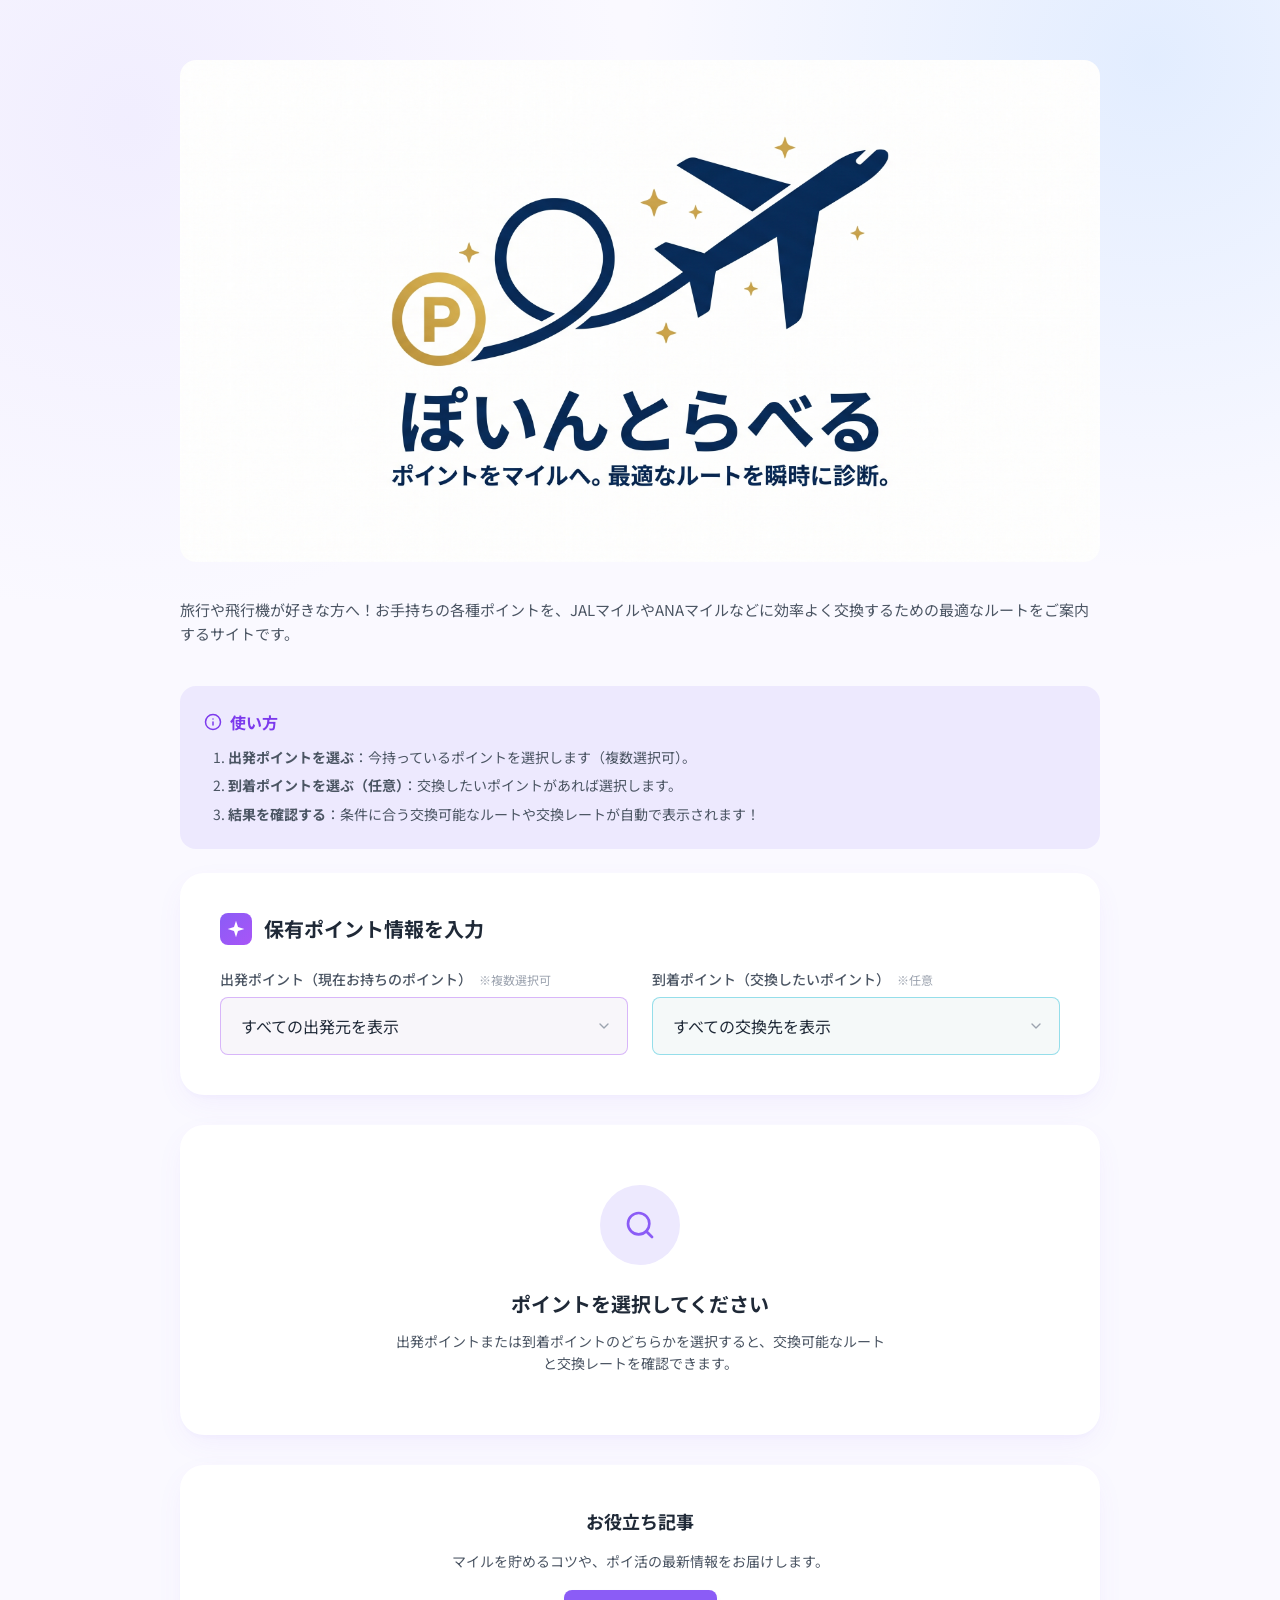
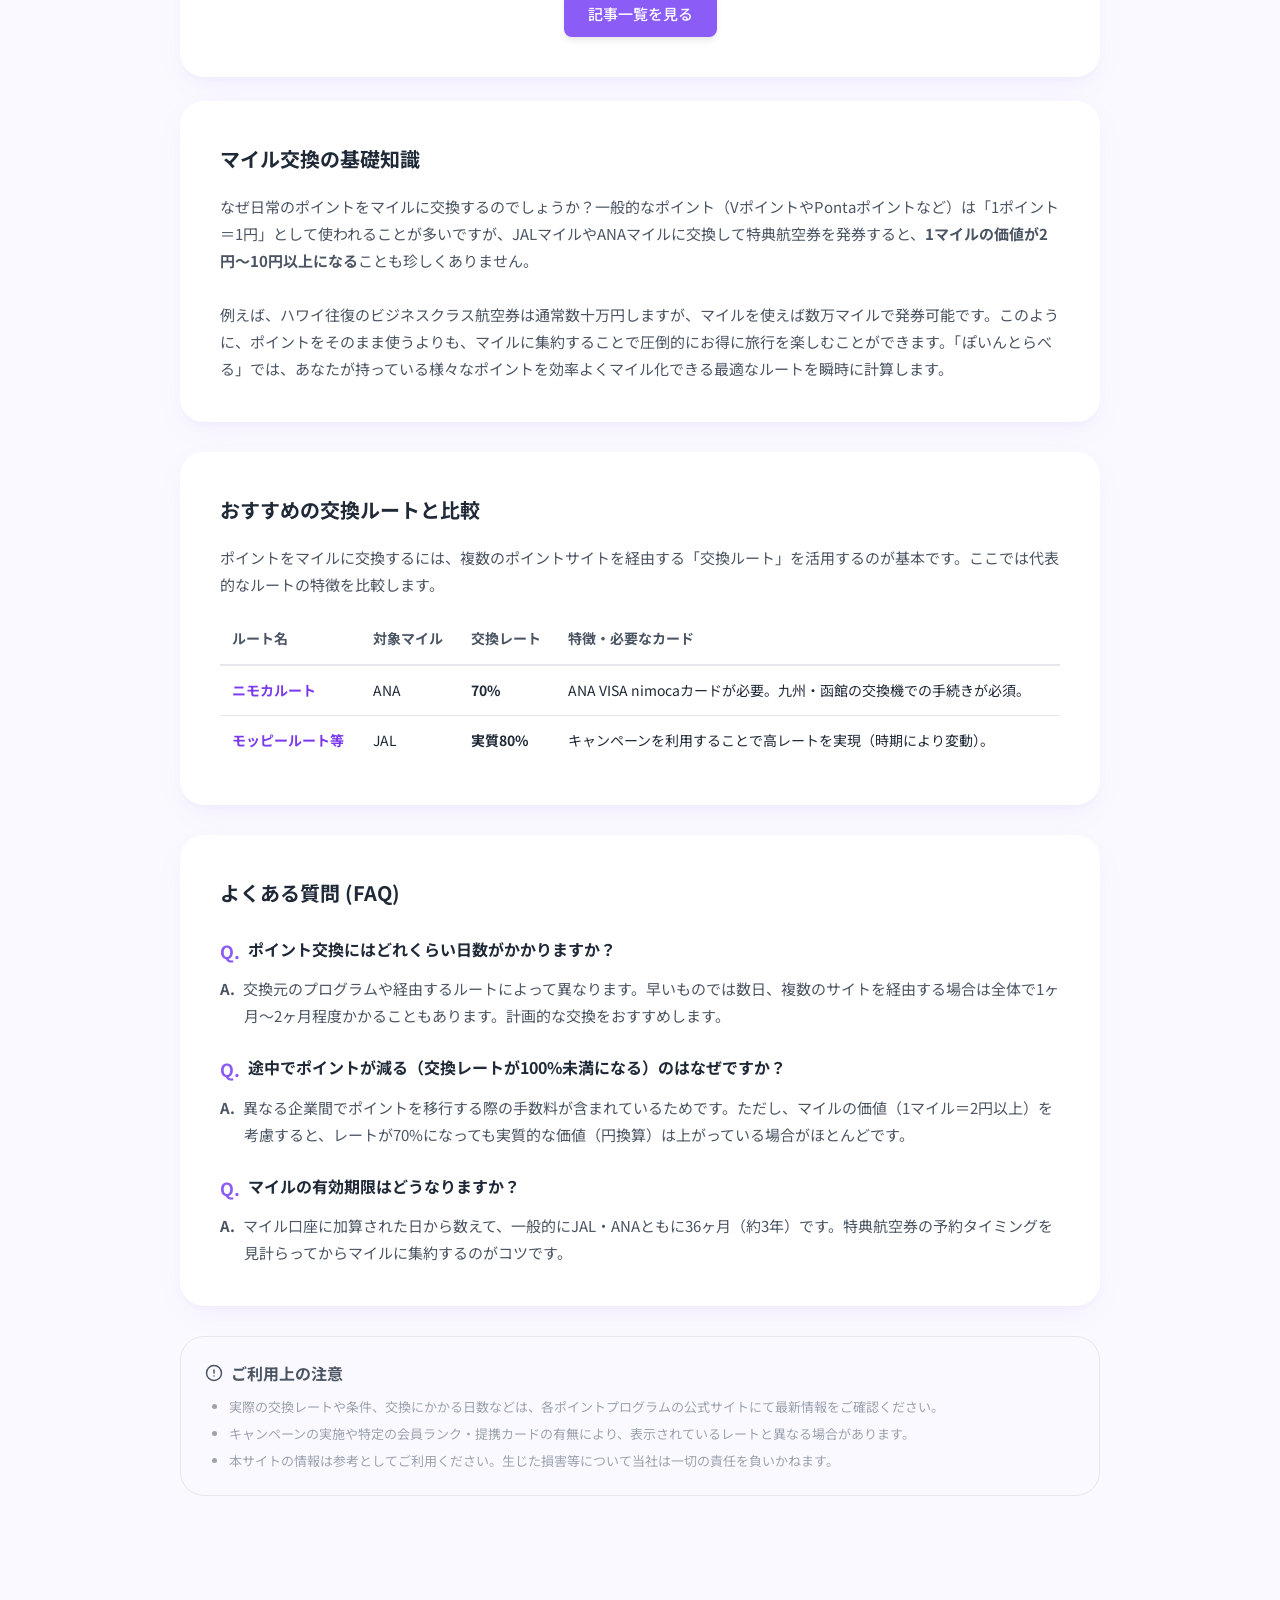
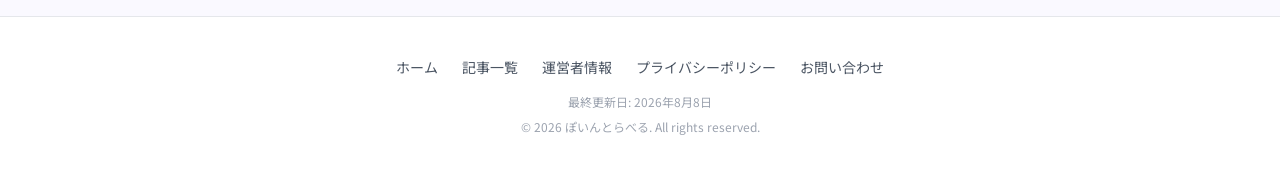
<file: index.html>
<!DOCTYPE html>
<html lang="ja">

<head>
    <meta charset="UTF-8">
    <meta name="viewport" content="width=device-width, initial-scale=1.0">
    <title>ぽいんとらべる</title>
    <link rel="preconnect" href="https://fonts.googleapis.com">
    <link rel="preconnect" href="https://fonts.gstatic.com" crossorigin>
    <link href="https://fonts.googleapis.com/css2?family=Noto+Sans+JP:wght@400;500;700&display=swap" rel="stylesheet">
    <link rel="stylesheet" href="styles.css">
    <script async src="https://pagead2.googlesyndication.com/pagead/js/adsbygoogle.js?client=ca-pub-1429348571585676"
        crossorigin="anonymous"></script>
    <link rel="icon" href="Banner_Icon/Big_Pointravel_Icon.png" type="image/png">
</head>

<body>
    <div class="background-effect"></div>
    <div class="container">

        <!-- Header Section -->
                <header class="page-header" style="flex-direction: column; align-items: center; text-align: center;">
            <img src="Banner_Icon/Banner_Pointravel.png" alt="ぽいんとらべる バナー" style="max-width: 100%; height: auto; border-radius: 16px; background-color: white;">
            <div class="header-text" style="text-align: left; width: 100%;">
                <p style="margin-top: 16px; font-size: 15px; color: var(--text-secondary); line-height: 1.6;">旅行や飛行機が好きな方へ！お手持ちの各種ポイントを、JALマイルやANAマイルなどに効率よく交換するための最適なルートをご案内するサイトです。</p>
            </div>
        </header>

        <!-- How to Use Card -->
        <div class="card how-to-use-card"
            style="margin-bottom: 24px; padding: 24px; background-color: var(--primary-light); box-shadow: none; border-radius: 16px;">
            <div class="card-header" style="margin-bottom: 12px; border: none; padding: 0;">
                <h2
                    style="font-size: 16px; color: var(--primary-color-dark); display: flex; align-items: center; gap: 8px;">
                    <svg width="18" height="18" viewBox="0 0 24 24" fill="none" stroke="currentColor" stroke-width="2"
                        stroke-linecap="round" stroke-linejoin="round">
                        <circle cx="12" cy="12" r="10"></circle>
                        <path d="M12 16v-4"></path>
                        <path d="M12 8h.01"></path>
                    </svg>
                    使い方
                </h2>
            </div>
            <ol style="font-size: 14px; color: var(--text-secondary); line-height: 1.6; padding-left: 24px; margin: 0;">
                <li style="margin-bottom: 6px;"><strong>出発ポイントを選ぶ</strong>：今持っているポイントを選択します（複数選択可）。</li>
                <li style="margin-bottom: 6px;"><strong>到着ポイントを選ぶ（任意）</strong>：交換したいポイントがあれば選択します。</li>
                <li><strong>結果を確認する</strong>：条件に合う交換可能なルートや交換レートが自動で表示されます！</li>
            </ol>
        </div>

        <!-- Input Card -->
        <div class="card input-card">
            <div class="card-header">
                <div class="icon-square">
                    <svg width="20" height="20" viewBox="0 0 24 24" fill="none">
                        <path d="M12 2L14.4 9.6L22 12L14.4 14.4L12 22L9.6 14.4L2 12L9.6 9.6L12 2Z" fill="white" />
                    </svg>
                </div>
                <h2>保有ポイント情報を入力</h2>
            </div>

            <div class="input-row">
                <!-- Departure Input -->
                <div class="input-group">
                    <label>
                        出発ポイント（現在お持ちのポイント）
                        <span class="optional">※複数選択可</span>
                    </label>
                    <div id="departure-selects-container">
                        <div class="select-wrapper departure-select">
                            <select>
                                <option value="">すべての出発元を表示</option>
                            </select>
                            <svg class="chevron" width="16" height="16" viewBox="0 0 24 24" fill="none"
                                stroke="currentColor" stroke-width="2">
                                <path d="M6 9L12 15L18 9" stroke-linecap="round" stroke-linejoin="round" />
                            </svg>
                        </div>
                    </div>
                </div>

                <!-- Arrival Input -->
                <div class="input-group">
                    <label>
                        到着ポイント（交換したいポイント）
                        <span class="optional">※任意</span>
                    </label>
                    <div class="select-wrapper arrival-select">
                        <select>
                            <option value="">すべての交換先を表示</option>
                        </select>
                        <svg class="chevron" width="16" height="16" viewBox="0 0 24 24" fill="none"
                            stroke="currentColor" stroke-width="2">
                            <path d="M6 9L12 15L18 9" stroke-linecap="round" stroke-linejoin="round" />
                        </svg>
                    </div>
                </div>
            </div>
        </div>

        <!-- Empty State Card -->
        <div class="card empty-state-card">
            <div class="icon-circle-large">
                <svg width="32" height="32" viewBox="0 0 24 24" fill="none" stroke="currentColor" stroke-width="2">
                    <path
                        d="M11 19C15.4183 19 19 15.4183 19 11C19 6.58172 15.4183 3 11 3C6.58172 3 3 6.58172 3 11C3 15.4183 6.58172 19 11 19Z"
                        stroke-linecap="round" stroke-linejoin="round" />
                    <path d="M21 21L16.65 16.65" stroke-linecap="round" stroke-linejoin="round" />
                </svg>
            </div>
            <h3>ポイントを選択してください</h3>
            <p>出発ポイントまたは到着ポイントのどちらかを選択すると、交換可能なルートと交換レートを確認できます。</p>
        </div>

        <!-- Results Card -->
        <div class="card results-card" style="display: none;">
            <div class="card-header">
                <div class="icon-square" style="background: linear-gradient(135deg, var(--arrival-color), #3b82f6);">
                    <svg width="20" height="20" viewBox="0 0 24 24" fill="none" stroke="currentColor" stroke-width="2">
                        <path d="M5 12h14M12 5l7 7-7 7" stroke-linecap="round" stroke-linejoin="round" />
                    </svg>
                </div>
                <h2>交換ルート一覧</h2>
            </div>
            <div class="results-container">
                <!-- Results injected by JS -->
            </div>
        </div>

        <!-- Ad Banner (Below Results) -->
        <div class="ad-banner" id="ad-below-results" style="text-align: center; margin-bottom: 30px;">
            <script language="javascript" src="//ad.jp.ap.valuecommerce.com/servlet/jsbanner?sid=3768154&pid=892599677"></script><noscript><a href="//ck.jp.ap.valuecommerce.com/servlet/referral?sid=3768154&pid=892599677" rel="nofollow"><img src="//ad.jp.ap.valuecommerce.com/servlet/gifbanner?sid=3768154&pid=892599677" border="0"></a></noscript>
        </div>

        <!-- Articles Section -->
        <div class="card content-card" style="line-height: 1.8; text-align: center; margin-bottom: 24px;">
            <h2 style="font-size: 18px; font-weight: 700; margin-bottom: 12px; color: var(--text-primary);">お役立ち記事</h2>
            <p style="color: var(--text-secondary); font-size: 14px; margin-bottom: 16px;">マイルを貯めるコツや、ポイ活の最新情報をお届けします。</p>
            <a href="articles.html" style="display: inline-block; padding: 10px 24px; background-color: var(--primary-color); color: white; border-radius: 8px; text-decoration: none; font-weight: 500; font-size: 15px; box-shadow: 0 4px 6px -1px rgba(0, 0, 0, 0.1);">記事一覧を見る</a>
        </div>

        <!-- Explanation Section -->
        <div class="card content-card" style="line-height: 1.8;">
            <h2 style="font-size: 20px; font-weight: 700; margin-bottom: 16px; color: var(--text-primary);">マイル交換の基礎知識</h2>
            <p style="color: var(--text-secondary); font-size: 15px;">なぜ日常のポイントをマイルに交換するのでしょうか？一般的なポイント（VポイントやPontaポイントなど）は「1ポイント＝1円」として使われることが多いですが、JALマイルやANAマイルに交換して特典航空券を発券すると、<strong>1マイルの価値が2円〜10円以上になる</strong>ことも珍しくありません。<br><br>
            例えば、ハワイ往復のビジネスクラス航空券は通常数十万円しますが、マイルを使えば数万マイルで発券可能です。このように、ポイントをそのまま使うよりも、マイルに集約することで圧倒的にお得に旅行を楽しむことができます。「ぽいんとらべる」では、あなたが持っている様々なポイントを効率よくマイル化できる最適なルートを瞬時に計算します。</p>
        </div>

        <!-- Ad Banner (Between Explanation and Comparison) -->
        <div class="ad-banner" style="text-align: center; margin-bottom: 30px;">
            <script language="javascript" src="//ad.jp.ap.valuecommerce.com/servlet/jsbanner?sid=3768154&pid=892605795"></script><noscript><a href="//ck.jp.ap.valuecommerce.com/servlet/referral?sid=3768154&pid=892605795" rel="nofollow"><img src="//ad.jp.ap.valuecommerce.com/servlet/gifbanner?sid=3768154&pid=892605795" border="0"></a></noscript>
        </div>

        <!-- Comparison Section -->
        <div class="card content-card" style="line-height: 1.8;">
            <h2 style="font-size: 20px; font-weight: 700; margin-bottom: 16px; color: var(--text-primary);">おすすめの交換ルートと比較</h2>
            <p style="color: var(--text-secondary); font-size: 15px;">ポイントをマイルに交換するには、複数のポイントサイトを経由する「交換ルート」を活用するのが基本です。ここでは代表的なルートの特徴を比較します。</p>
            <div class="table-responsive" style="overflow-x: auto; margin-top: 16px;">
                <table style="width: 100%; border-collapse: collapse; text-align: left; font-size: 14px; min-width: 600px;">
                    <thead>
                        <tr style="border-bottom: 2px solid #e5e7eb;">
                            <th style="padding: 12px; color: var(--text-secondary);">ルート名</th>
                            <th style="padding: 12px; color: var(--text-secondary);">対象マイル</th>
                            <th style="padding: 12px; color: var(--text-secondary);">交換レート</th>
                            <th style="padding: 12px; color: var(--text-secondary);">特徴・必要なカード</th>
                        </tr>
                    </thead>
                    <tbody>
                        <tr style="border-bottom: 1px solid #e5e7eb;">
                            <td style="padding: 12px; font-weight: bold; color: var(--primary-color-dark);">ニモカルート</td>
                            <td style="padding: 12px;">ANA</td>
                            <td style="padding: 12px; font-weight: bold;">70%</td>
                            <td style="padding: 12px;">ANA VISA nimocaカードが必要。九州・函館の交換機での手続きが必須。</td>
                        </tr>
                        <tr>
                            <td style="padding: 12px; font-weight: bold; color: var(--primary-color-dark);">モッピールート等</td>
                            <td style="padding: 12px;">JAL</td>
                            <td style="padding: 12px; font-weight: bold;">実質80%</td>
                            <td style="padding: 12px;">キャンペーンを利用することで高レートを実現（時期により変動）。</td>
                        </tr>
                    </tbody>
                </table>
            </div>
        </div>

        <!-- Ad Banner (Between Comparison and FAQ) -->
        <div class="ad-banner" style="text-align: center; margin-bottom: 30px;">
            <script language="javascript" src="//ad.jp.ap.valuecommerce.com/servlet/jsbanner?sid=3768154&pid=892599677"></script><noscript><a href="//ck.jp.ap.valuecommerce.com/servlet/referral?sid=3768154&pid=892599677" rel="nofollow"><img src="//ad.jp.ap.valuecommerce.com/servlet/gifbanner?sid=3768154&pid=892599677" border="0"></a></noscript>
        </div>

        <!-- FAQ Section -->
        <div class="card content-card" style="line-height: 1.8;">
            <h2 style="font-size: 20px; font-weight: 700; margin-bottom: 24px; color: var(--text-primary);">よくある質問 (FAQ)</h2>
            <div style="margin-top: 16px;">
                <h4 style="margin-bottom: 8px; color: var(--text-primary); font-size: 16px; display: flex; align-items: flex-start; gap: 8px;">
                    <span style="color: var(--primary-color); font-size: 18px;">Q.</span> ポイント交換にはどれくらい日数がかかりますか？
                </h4>
                <p style="font-size: 15px; color: var(--text-secondary); margin-bottom: 24px; margin-left: 24px;">
                    <span style="font-weight: bold; color: var(--text-secondary); margin-left: -24px; margin-right: 8px;">A.</span>交換元のプログラムや経由するルートによって異なります。早いものでは数日、複数のサイトを経由する場合は全体で1ヶ月〜2ヶ月程度かかることもあります。計画的な交換をおすすめします。
                </p>

                <h4 style="margin-bottom: 8px; color: var(--text-primary); font-size: 16px; display: flex; align-items: flex-start; gap: 8px;">
                    <span style="color: var(--primary-color); font-size: 18px;">Q.</span> 途中でポイントが減る（交換レートが100%未満になる）のはなぜですか？
                </h4>
                <p style="font-size: 15px; color: var(--text-secondary); margin-bottom: 24px; margin-left: 24px;">
                    <span style="font-weight: bold; color: var(--text-secondary); margin-left: -24px; margin-right: 8px;">A.</span>異なる企業間でポイントを移行する際の手数料が含まれているためです。ただし、マイルの価値（1マイル＝2円以上）を考慮すると、レートが70%になっても実質的な価値（円換算）は上がっている場合がほとんどです。
                </p>

                <h4 style="margin-bottom: 8px; color: var(--text-primary); font-size: 16px; display: flex; align-items: flex-start; gap: 8px;">
                    <span style="color: var(--primary-color); font-size: 18px;">Q.</span> マイルの有効期限はどうなりますか？
                </h4>
                <p style="font-size: 15px; color: var(--text-secondary); margin-left: 24px;">
                    <span style="font-weight: bold; color: var(--text-secondary); margin-left: -24px; margin-right: 8px;">A.</span>マイル口座に加算された日から数えて、一般的にJAL・ANAともに36ヶ月（約3年）です。特典航空券の予約タイミングを見計らってからマイルに集約するのがコツです。
                </p>
            </div>
        </div>

        <!-- Notes Section -->
        <div class="card notes-card"
            style="margin-bottom: 20px; background-color: transparent; box-shadow: none; border: 1px solid #e5e7eb; padding: 24px;">
            <div class="card-header" style="margin-bottom: 12px; border: none; padding: 0;">
                <h2
                    style="font-size: 16px; color: var(--text-secondary); display: flex; align-items: center; gap: 8px;">
                    <svg width="18" height="18" viewBox="0 0 24 24" fill="none" stroke="currentColor" stroke-width="2"
                        stroke-linecap="round" stroke-linejoin="round">
                        <circle cx="12" cy="12" r="10"></circle>
                        <line x1="12" y1="8" x2="12" y2="12"></line>
                        <line x1="12" y1="16" x2="12.01" y2="16"></line>
                    </svg>
                    ご利用上の注意
                </h2>
            </div>
            <ul style="font-size: 13px; color: var(--text-tertiary); line-height: 1.6; padding-left: 24px; margin: 0;">
                <li style="margin-bottom: 6px;">実際の交換レートや条件、交換にかかる日数などは、各ポイントプログラムの公式サイトにて最新情報をご確認ください。</li>
                <li style="margin-bottom: 6px;">キャンペーンの実施や特定の会員ランク・提携カードの有無により、表示されているレートと異なる場合があります。</li>
                <li>本サイトの情報は参考としてご利用ください。生じた損害等について当社は一切の責任を負いかねます。</li>
            </ul>
        </div>

    </div>

    <!-- Site Footer -->
    <footer style="text-align: center; padding: 40px 20px; background-color: var(--bg-card); border-top: 1px solid #e5e7eb; margin-top: 40px;">
        <div style="display: flex; justify-content: center; gap: 24px; margin-bottom: 16px; flex-wrap: wrap;">
            <a href="index.html" style="color: var(--text-secondary); text-decoration: none; font-size: 14px;">ホーム</a>
            <a href="articles.html" style="color: var(--text-secondary); text-decoration: none; font-size: 14px;">記事一覧</a>
            <a href="profile.html" style="color: var(--text-secondary); text-decoration: none; font-size: 14px;">運営者情報</a>
            <a href="privacy.html" style="color: var(--text-secondary); text-decoration: none; font-size: 14px;">プライバシーポリシー</a>
            <a href="contact.html" style="color: var(--text-secondary); text-decoration: none; font-size: 14px;">お問い合わせ</a>
        </div>
        <p style="color: var(--text-tertiary); font-size: 12px; margin-bottom: 8px;">最終更新日: 2026年8月8日</p>
        <p style="color: var(--text-tertiary); font-size: 12px;">&copy; 2026 ぽいんとらべる. All rights reserved.</p>
    </footer>

    <script src="script.js"></script>
</body>

</html>
</file>
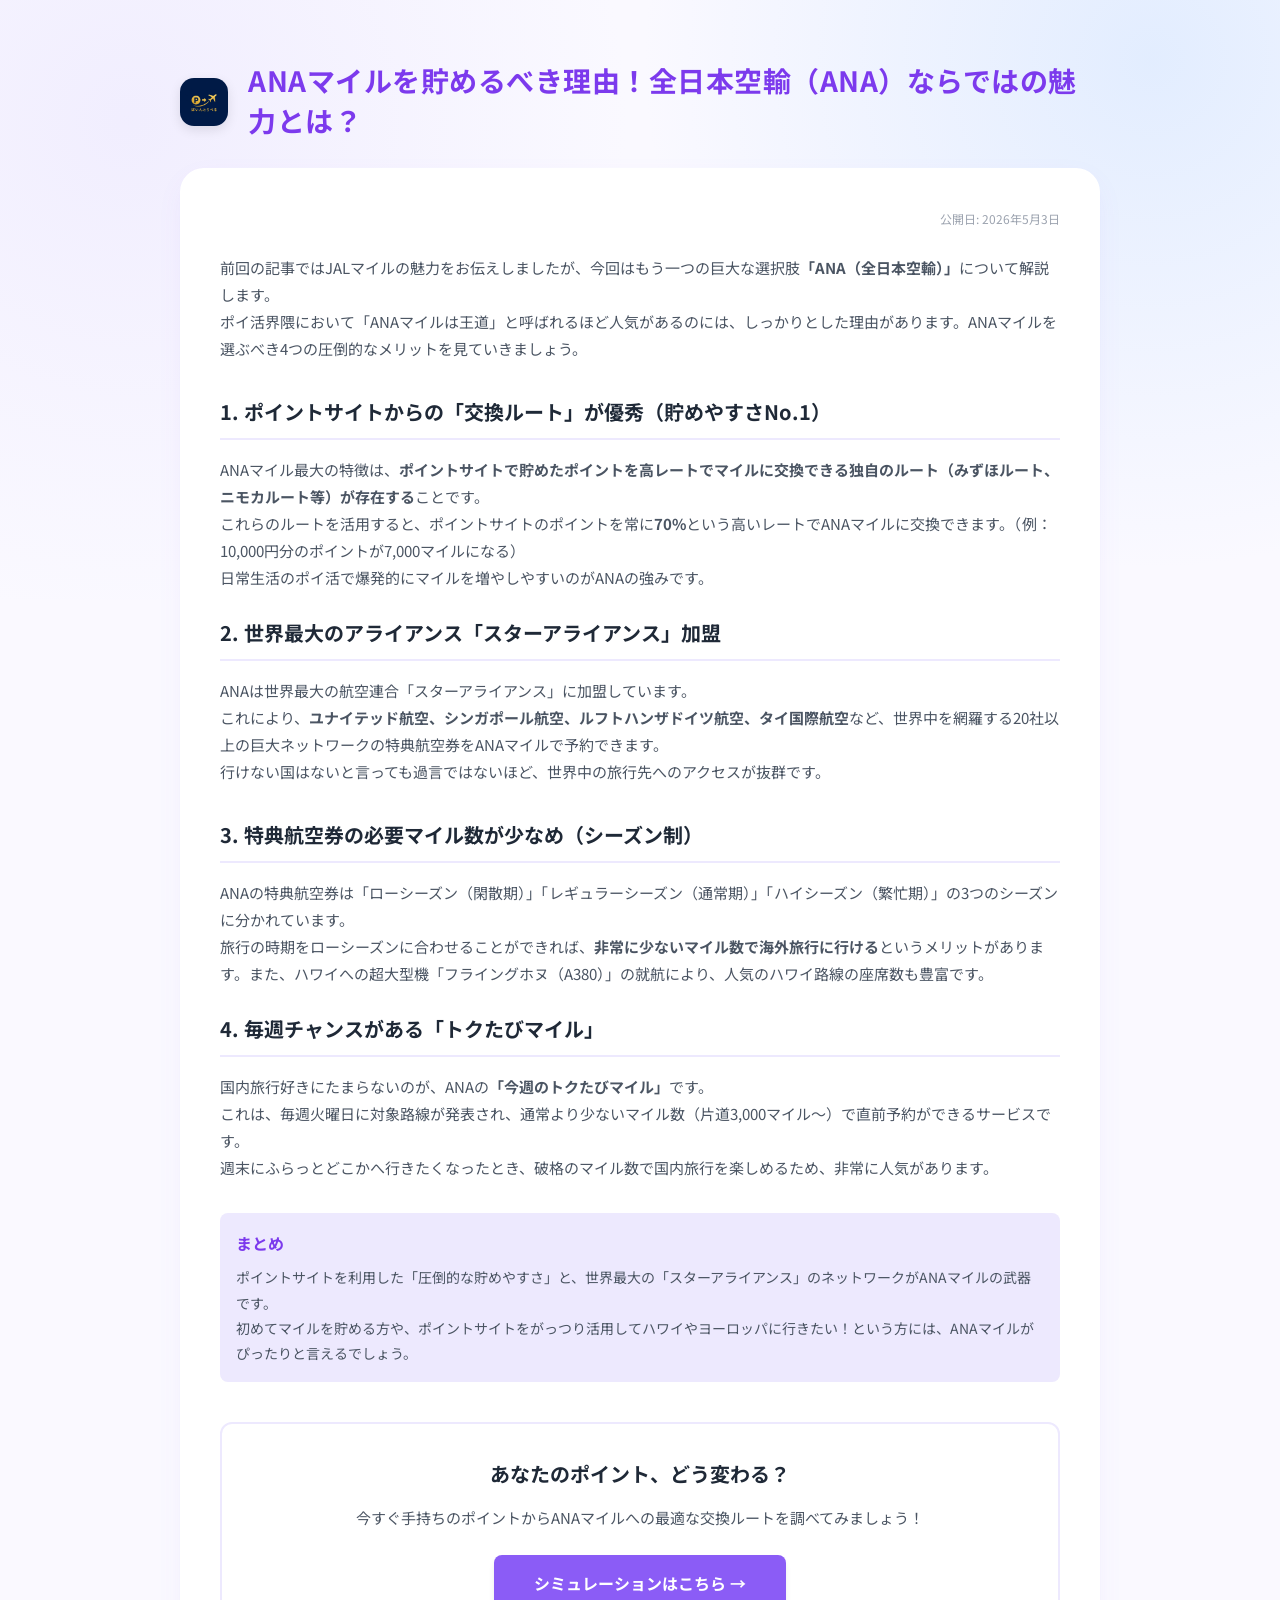
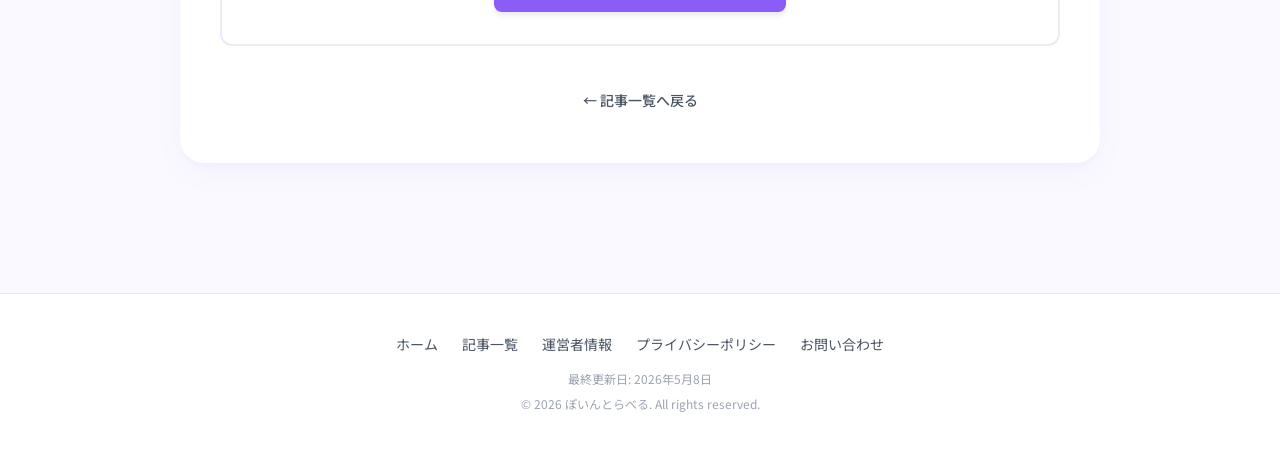
<file: article-ana-charm.html>
<!DOCTYPE html>
<html lang="ja">
<head>
    <meta charset="UTF-8">
    <meta name="viewport" content="width=device-width, initial-scale=1.0">
    <title>ANAマイルを貯めるべき理由！全日本空輸（ANA）ならではの魅力とは？ | ぽいんとらべる</title>
    <link rel="preconnect" href="https://fonts.googleapis.com">
    <link rel="preconnect" href="https://fonts.gstatic.com" crossorigin>
    <link href="https://fonts.googleapis.com/css2?family=Noto+Sans+JP:wght@400;500;700&display=swap" rel="stylesheet">
    <link rel="stylesheet" href="styles.css">
    <script async src="https://pagead2.googlesyndication.com/pagead/js/adsbygoogle.js?client=ca-pub-1429348571585676" crossorigin="anonymous"></script>
    <link rel="icon" href="Banner_Icon/Big_Pointravel_Icon.png" type="image/png">
</head>
<body>
    <div class="background-effect"></div>
    <div class="container">
        <!-- Header Section -->
        <header class="page-header" style="margin-bottom: 24px;">
            <img src="Banner_Icon/Big_Pointravel_Icon.png" alt="icon" style="width: 48px; height: 48px; border-radius: 14px; box-shadow: 0 4px 12px rgba(0,0,0,0.1); object-fit: cover;">
            <div class="header-text">
                <h1>ANAマイルを貯めるべき理由！全日本空輸（ANA）ならではの魅力とは？</h1>
            </div>
        </header>

        <div class="card content-card" style="line-height: 1.8;">
            <p style="color: var(--text-tertiary); font-size: 12px; margin-bottom: 24px; text-align: right;">公開日: 2026年5月3日</p>
            
            <p style="color: var(--text-secondary); font-size: 15px; margin-bottom: 32px;">
                前回の記事ではJALマイルの魅力をお伝えしましたが、今回はもう一つの巨大な選択肢<strong>「ANA（全日本空輸）」</strong>について解説します。<br>
                ポイ活界隈において「ANAマイルは王道」と呼ばれるほど人気があるのには、しっかりとした理由があります。ANAマイルを選ぶべき4つの圧倒的なメリットを見ていきましょう。
            </p>

            <h2 style="font-size: 20px; font-weight: 700; margin-bottom: 16px; color: var(--text-primary); border-bottom: 2px solid var(--primary-light); padding-bottom: 8px;">1. ポイントサイトからの「交換ルート」が優秀（貯めやすさNo.1）</h2>
            <p style="color: var(--text-secondary); font-size: 15px; margin-bottom: 24px;">
                ANAマイル最大の特徴は、<strong>ポイントサイトで貯めたポイントを高レートでマイルに交換できる独自のルート（みずほルート、ニモカルート等）が存在する</strong>ことです。<br>
                これらのルートを活用すると、ポイントサイトのポイントを常に<strong>70%</strong>という高いレートでANAマイルに交換できます。（例：10,000円分のポイントが7,000マイルになる）<br>
                日常生活のポイ活で爆発的にマイルを増やしやすいのがANAの強みです。
            </p>

            <h2 style="font-size: 20px; font-weight: 700; margin-bottom: 16px; color: var(--text-primary); border-bottom: 2px solid var(--primary-light); padding-bottom: 8px;">2. 世界最大のアライアンス「スターアライアンス」加盟</h2>
            <p style="color: var(--text-secondary); font-size: 15px; margin-bottom: 24px;">
                ANAは世界最大の航空連合「スターアライアンス」に加盟しています。<br>
                これにより、<strong>ユナイテッド航空、シンガポール航空、ルフトハンザドイツ航空、タイ国際航空</strong>など、世界中を網羅する20社以上の巨大ネットワークの特典航空券をANAマイルで予約できます。<br>
                行けない国はないと言っても過言ではないほど、世界中の旅行先へのアクセスが抜群です。
            </p>

            <!-- Ad Banner -->
            <div class="ad-banner" style="text-align: center; margin-bottom: 32px;">
                <script language="javascript" src="//ad.jp.ap.valuecommerce.com/servlet/jsbanner?sid=3768154&pid=892599677"></script><noscript><a href="//ck.jp.ap.valuecommerce.com/servlet/referral?sid=3768154&pid=892599677" rel="nofollow"><img src="//ad.jp.ap.valuecommerce.com/servlet/gifbanner?sid=3768154&pid=892599677" border="0"></a></noscript>
            </div>

            <h2 style="font-size: 20px; font-weight: 700; margin-bottom: 16px; color: var(--text-primary); border-bottom: 2px solid var(--primary-light); padding-bottom: 8px;">3. 特典航空券の必要マイル数が少なめ（シーズン制）</h2>
            <p style="color: var(--text-secondary); font-size: 15px; margin-bottom: 24px;">
                ANAの特典航空券は「ローシーズン（閑散期）」「レギュラーシーズン（通常期）」「ハイシーズン（繁忙期）」の3つのシーズンに分かれています。<br>
                旅行の時期をローシーズンに合わせることができれば、<strong>非常に少ないマイル数で海外旅行に行ける</strong>というメリットがあります。また、ハワイへの超大型機「フライングホヌ（A380）」の就航により、人気のハワイ路線の座席数も豊富です。
            </p>

            <h2 style="font-size: 20px; font-weight: 700; margin-bottom: 16px; color: var(--text-primary); border-bottom: 2px solid var(--primary-light); padding-bottom: 8px;">4. 毎週チャンスがある「トクたびマイル」</h2>
            <p style="color: var(--text-secondary); font-size: 15px; margin-bottom: 24px;">
                国内旅行好きにたまらないのが、ANAの<strong>「今週のトクたびマイル」</strong>です。<br>
                これは、毎週火曜日に対象路線が発表され、通常より少ないマイル数（片道3,000マイル〜）で直前予約ができるサービスです。<br>
                週末にふらっとどこかへ行きたくなったとき、破格のマイル数で国内旅行を楽しめるため、非常に人気があります。
            </p>

            <!-- Ad Banner -->
            <div class="ad-banner" style="text-align: center; margin-bottom: 32px;">
                <script language="javascript" src="//ad.jp.ap.valuecommerce.com/servlet/jsbanner?sid=3768154&pid=892605795"></script><noscript><a href="//ck.jp.ap.valuecommerce.com/servlet/referral?sid=3768154&pid=892605795" rel="nofollow"><img src="//ad.jp.ap.valuecommerce.com/servlet/gifbanner?sid=3768154&pid=892605795" border="0"></a></noscript>
            </div>

            <div style="background-color: var(--primary-light); padding: 16px; border-radius: 8px; margin-top: 32px;">
                <p style="font-weight: bold; color: var(--primary-color-dark); margin-bottom: 8px;">まとめ</p>
                <p style="color: var(--text-secondary); font-size: 14px; margin: 0;">
                    ポイントサイトを利用した「圧倒的な貯めやすさ」と、世界最大の「スターアライアンス」のネットワークがANAマイルの武器です。<br>
                    初めてマイルを貯める方や、ポイントサイトをがっつり活用してハワイやヨーロッパに行きたい！という方には、ANAマイルがぴったりと言えるでしょう。
                </p>
            </div>

            <!-- Call to action -->
            <div style="margin-top: 40px; text-align: center; background-color: var(--bg-card); border: 2px solid var(--primary-light); border-radius: 12px; padding: 32px 24px;">
                <h3 style="font-size: 20px; color: var(--text-primary); margin-bottom: 12px; font-weight: 700;">あなたのポイント、どう変わる？</h3>
                <p style="color: var(--text-secondary); font-size: 15px; margin-bottom: 24px;">今すぐ手持ちのポイントからANAマイルへの最適な交換ルートを調べてみましょう！</p>
                <a href="index.html" style="display: inline-block; padding: 14px 40px; background-color: var(--primary-color); color: white; border-radius: 8px; text-decoration: none; font-weight: 700; font-size: 16px; box-shadow: 0 4px 6px -1px rgba(0, 0, 0, 0.1); transition: opacity 0.2s;">シミュレーションはこちら &rarr;</a>
            </div>

            <div style="margin-top: 32px; text-align: center;">
                <a href="articles.html" style="display: inline-block; padding: 10px 20px; background-color: transparent; color: var(--text-secondary); text-decoration: none; font-size: 14px; font-weight: 500;">&larr; 記事一覧へ戻る</a>
            </div>
        </div>
    </div>

    <!-- Site Footer -->
    <footer style="text-align: center; padding: 40px 20px; background-color: var(--bg-card); border-top: 1px solid #e5e7eb; margin-top: 40px;">
        <div style="display: flex; justify-content: center; gap: 24px; margin-bottom: 16px; flex-wrap: wrap;">
            <a href="index.html" style="color: var(--text-secondary); text-decoration: none; font-size: 14px;">ホーム</a>
            <a href="articles.html" style="color: var(--text-secondary); text-decoration: none; font-size: 14px;">記事一覧</a>
            <a href="profile.html" style="color: var(--text-secondary); text-decoration: none; font-size: 14px;">運営者情報</a>
            <a href="privacy.html" style="color: var(--text-secondary); text-decoration: none; font-size: 14px;">プライバシーポリシー</a>
            <a href="contact.html" style="color: var(--text-secondary); text-decoration: none; font-size: 14px;">お問い合わせ</a>
        </div>
        <p style="color: var(--text-tertiary); font-size: 12px; margin-bottom: 8px;">最終更新日: 2026年5月8日</p>
        <p style="color: var(--text-tertiary); font-size: 12px;">&copy; 2026 ぽいんとらべる. All rights reserved.</p>
    </footer>
</body>
</html>
</file>
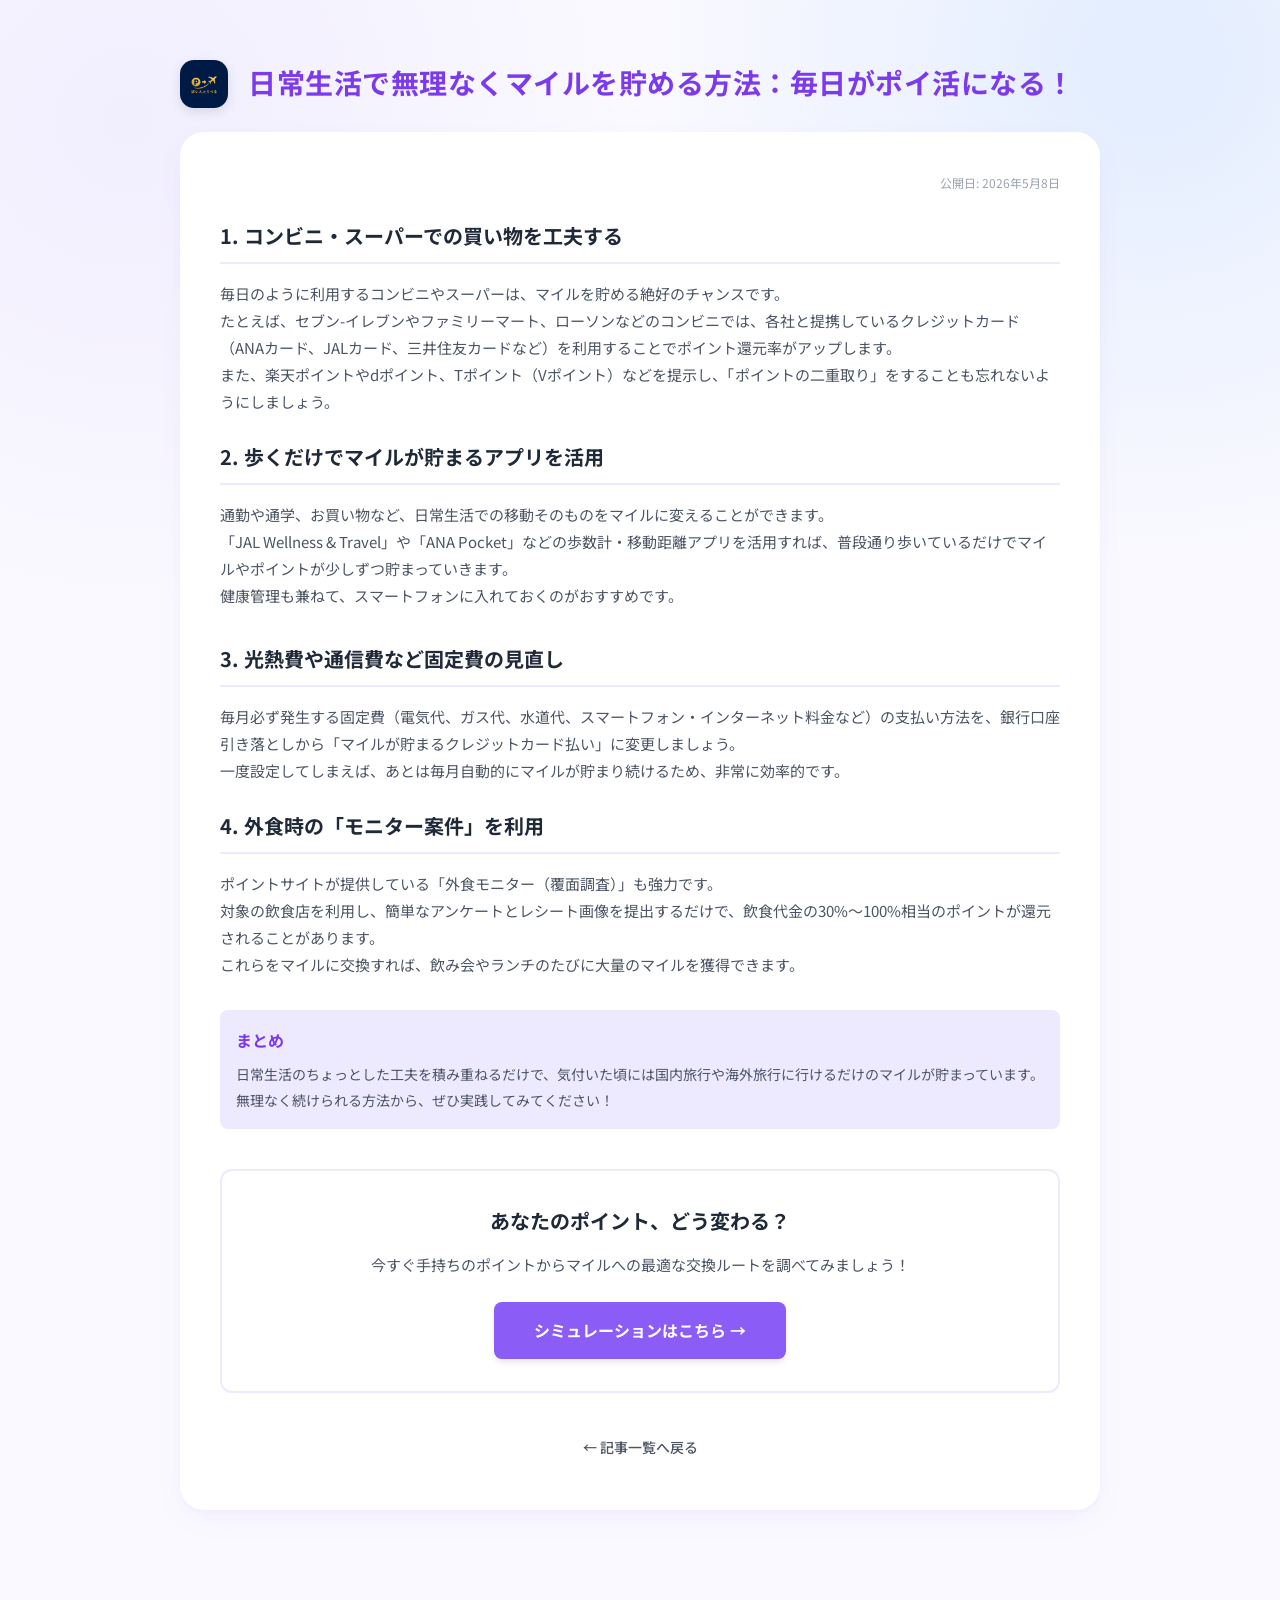
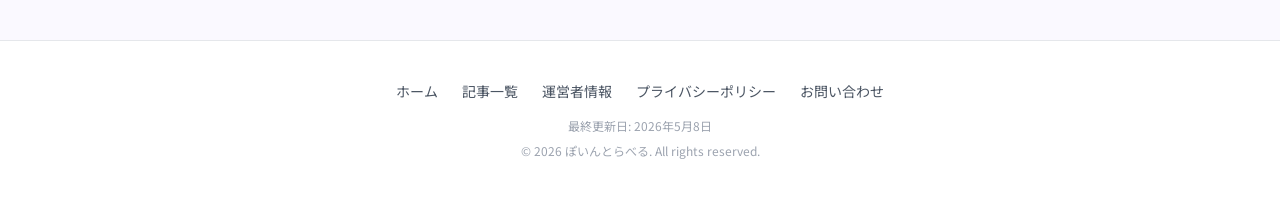
<file: article-daily-miles.html>
<!DOCTYPE html>
<html lang="ja">
<head>
    <meta charset="UTF-8">
    <meta name="viewport" content="width=device-width, initial-scale=1.0">
    <title>日常生活で無理なくマイルを貯める方法：毎日がポイ活になる！ | ぽいんとらべる</title>
    <link rel="preconnect" href="https://fonts.googleapis.com">
    <link rel="preconnect" href="https://fonts.gstatic.com" crossorigin>
    <link href="https://fonts.googleapis.com/css2?family=Noto+Sans+JP:wght@400;500;700&display=swap" rel="stylesheet">
    <link rel="stylesheet" href="styles.css">
    <script async src="https://pagead2.googlesyndication.com/pagead/js/adsbygoogle.js?client=ca-pub-1429348571585676" crossorigin="anonymous"></script>
    <link rel="icon" href="Banner_Icon/Big_Pointravel_Icon.png" type="image/png">
</head>
<body>
    <div class="background-effect"></div>
    <div class="container">
        <!-- Header Section -->
        <header class="page-header" style="margin-bottom: 24px;">
            <img src="Banner_Icon/Big_Pointravel_Icon.png" alt="icon" style="width: 48px; height: 48px; border-radius: 14px; box-shadow: 0 4px 12px rgba(0,0,0,0.1); object-fit: cover;">
            <div class="header-text">
                <h1>日常生活で無理なくマイルを貯める方法：毎日がポイ活になる！</h1>
            </div>
        </header>

        <div class="card content-card" style="line-height: 1.8;">
            <p style="color: var(--text-tertiary); font-size: 12px; margin-bottom: 24px; text-align: right;">公開日: 2026年5月8日</p>
            
            <h2 style="font-size: 20px; font-weight: 700; margin-bottom: 16px; color: var(--text-primary); border-bottom: 2px solid var(--primary-light); padding-bottom: 8px;">1. コンビニ・スーパーでの買い物を工夫する</h2>
            <p style="color: var(--text-secondary); font-size: 15px; margin-bottom: 24px;">
                毎日のように利用するコンビニやスーパーは、マイルを貯める絶好のチャンスです。<br>
                たとえば、セブン-イレブンやファミリーマート、ローソンなどのコンビニでは、各社と提携しているクレジットカード（ANAカード、JALカード、三井住友カードなど）を利用することでポイント還元率がアップします。<br>
                また、楽天ポイントやdポイント、Tポイント（Vポイント）などを提示し、「ポイントの二重取り」をすることも忘れないようにしましょう。
            </p>

            <h2 style="font-size: 20px; font-weight: 700; margin-bottom: 16px; color: var(--text-primary); border-bottom: 2px solid var(--primary-light); padding-bottom: 8px;">2. 歩くだけでマイルが貯まるアプリを活用</h2>
            <p style="color: var(--text-secondary); font-size: 15px; margin-bottom: 24px;">
                通勤や通学、お買い物など、日常生活での移動そのものをマイルに変えることができます。<br>
                「JAL Wellness & Travel」や「ANA Pocket」などの歩数計・移動距離アプリを活用すれば、普段通り歩いているだけでマイルやポイントが少しずつ貯まっていきます。<br>
                健康管理も兼ねて、スマートフォンに入れておくのがおすすめです。
            </p>

            <!-- Ad Banner -->
            <div class="ad-banner" style="text-align: center; margin-bottom: 32px;">
                <script language="javascript" src="//ad.jp.ap.valuecommerce.com/servlet/jsbanner?sid=3768154&pid=892599677"></script><noscript><a href="//ck.jp.ap.valuecommerce.com/servlet/referral?sid=3768154&pid=892599677" rel="nofollow"><img src="//ad.jp.ap.valuecommerce.com/servlet/gifbanner?sid=3768154&pid=892599677" border="0"></a></noscript>
            </div>

            <h2 style="font-size: 20px; font-weight: 700; margin-bottom: 16px; color: var(--text-primary); border-bottom: 2px solid var(--primary-light); padding-bottom: 8px;">3. 光熱費や通信費など固定費の見直し</h2>
            <p style="color: var(--text-secondary); font-size: 15px; margin-bottom: 24px;">
                毎月必ず発生する固定費（電気代、ガス代、水道代、スマートフォン・インターネット料金など）の支払い方法を、銀行口座引き落としから「マイルが貯まるクレジットカード払い」に変更しましょう。<br>
                一度設定してしまえば、あとは毎月自動的にマイルが貯まり続けるため、非常に効率的です。
            </p>

            <h2 style="font-size: 20px; font-weight: 700; margin-bottom: 16px; color: var(--text-primary); border-bottom: 2px solid var(--primary-light); padding-bottom: 8px;">4. 外食時の「モニター案件」を利用</h2>
            <p style="color: var(--text-secondary); font-size: 15px; margin-bottom: 24px;">
                ポイントサイトが提供している「外食モニター（覆面調査）」も強力です。<br>
                対象の飲食店を利用し、簡単なアンケートとレシート画像を提出するだけで、飲食代金の30%〜100%相当のポイントが還元されることがあります。<br>
                これらをマイルに交換すれば、飲み会やランチのたびに大量のマイルを獲得できます。
            </p>

            <!-- Ad Banner -->
            <div class="ad-banner" style="text-align: center; margin-bottom: 32px;">
                <script language="javascript" src="//ad.jp.ap.valuecommerce.com/servlet/jsbanner?sid=3768154&pid=892605795"></script><noscript><a href="//ck.jp.ap.valuecommerce.com/servlet/referral?sid=3768154&pid=892605795" rel="nofollow"><img src="//ad.jp.ap.valuecommerce.com/servlet/gifbanner?sid=3768154&pid=892605795" border="0"></a></noscript>
            </div>

            <div style="background-color: var(--primary-light); padding: 16px; border-radius: 8px; margin-top: 32px;">
                <p style="font-weight: bold; color: var(--primary-color-dark); margin-bottom: 8px;">まとめ</p>
                <p style="color: var(--text-secondary); font-size: 14px; margin: 0;">
                    日常生活のちょっとした工夫を積み重ねるだけで、気付いた頃には国内旅行や海外旅行に行けるだけのマイルが貯まっています。無理なく続けられる方法から、ぜひ実践してみてください！
                </p>
            </div>

            <!-- Call to action -->
            <div style="margin-top: 40px; text-align: center; background-color: var(--bg-card); border: 2px solid var(--primary-light); border-radius: 12px; padding: 32px 24px;">
                <h3 style="font-size: 20px; color: var(--text-primary); margin-bottom: 12px; font-weight: 700;">あなたのポイント、どう変わる？</h3>
                <p style="color: var(--text-secondary); font-size: 15px; margin-bottom: 24px;">今すぐ手持ちのポイントからマイルへの最適な交換ルートを調べてみましょう！</p>
                <a href="index.html" style="display: inline-block; padding: 14px 40px; background-color: var(--primary-color); color: white; border-radius: 8px; text-decoration: none; font-weight: 700; font-size: 16px; box-shadow: 0 4px 6px -1px rgba(0, 0, 0, 0.1); transition: opacity 0.2s;">シミュレーションはこちら &rarr;</a>
            </div>

            <div style="margin-top: 32px; text-align: center;">
                <a href="articles.html" style="display: inline-block; padding: 10px 20px; background-color: transparent; color: var(--text-secondary); text-decoration: none; font-size: 14px; font-weight: 500;">&larr; 記事一覧へ戻る</a>
            </div>
        </div>
    </div>

    <!-- Site Footer -->
    <footer style="text-align: center; padding: 40px 20px; background-color: var(--bg-card); border-top: 1px solid #e5e7eb; margin-top: 40px;">
        <div style="display: flex; justify-content: center; gap: 24px; margin-bottom: 16px; flex-wrap: wrap;">
            <a href="index.html" style="color: var(--text-secondary); text-decoration: none; font-size: 14px;">ホーム</a>
            <a href="articles.html" style="color: var(--text-secondary); text-decoration: none; font-size: 14px;">記事一覧</a>
            <a href="profile.html" style="color: var(--text-secondary); text-decoration: none; font-size: 14px;">運営者情報</a>
            <a href="privacy.html" style="color: var(--text-secondary); text-decoration: none; font-size: 14px;">プライバシーポリシー</a>
            <a href="contact.html" style="color: var(--text-secondary); text-decoration: none; font-size: 14px;">お問い合わせ</a>
        </div>
        <p style="color: var(--text-tertiary); font-size: 12px; margin-bottom: 8px;">最終更新日: 2026年5月8日</p>
        <p style="color: var(--text-tertiary); font-size: 12px;">&copy; 2026 ぽいんとらべる. All rights reserved.</p>
    </footer>
</body>
</html>
</file>
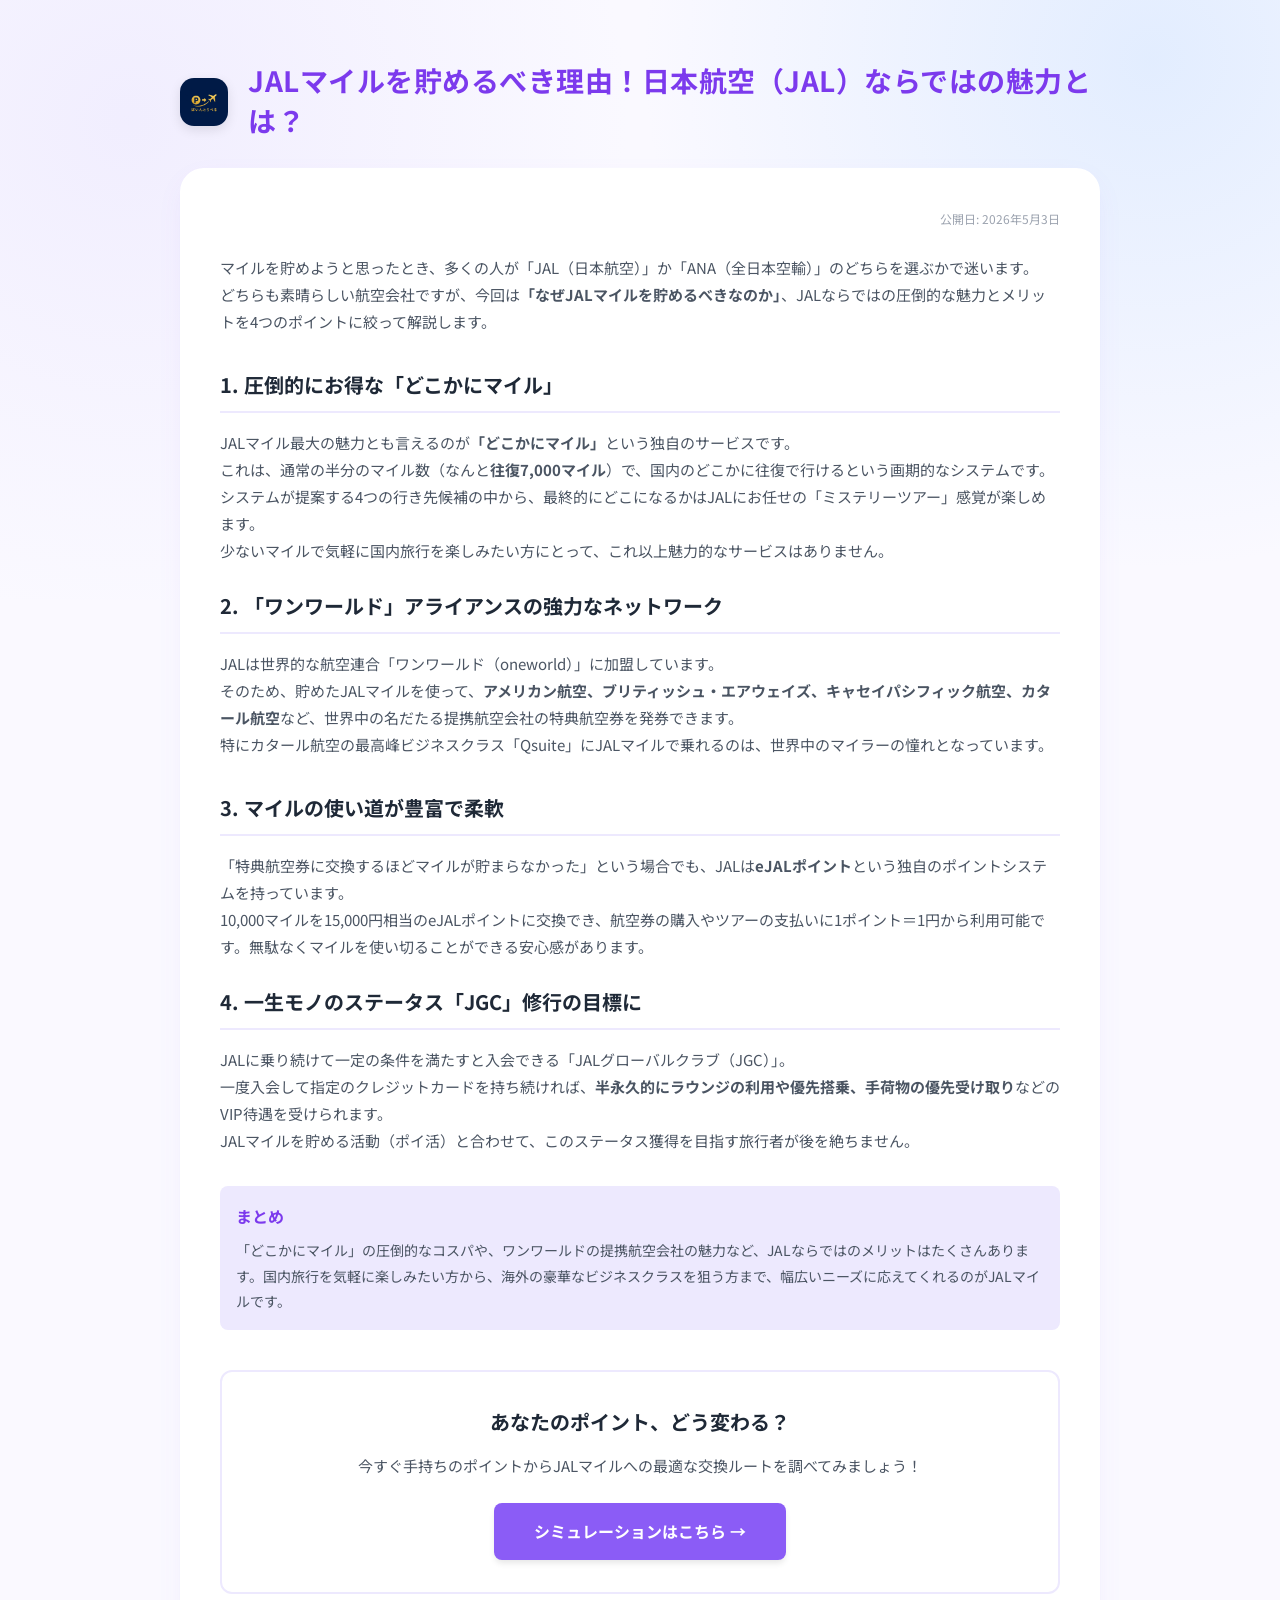
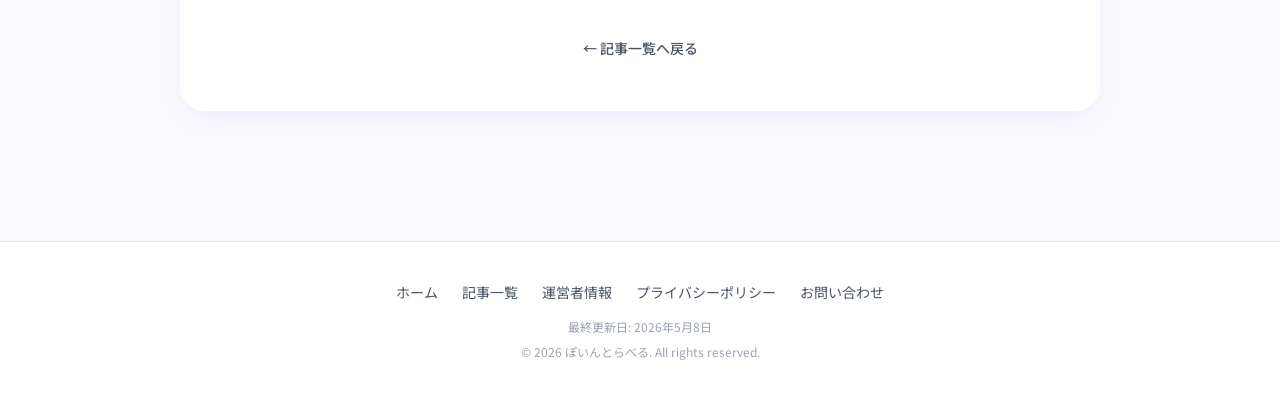
<file: article-jal-charm.html>
<!DOCTYPE html>
<html lang="ja">
<head>
    <meta charset="UTF-8">
    <meta name="viewport" content="width=device-width, initial-scale=1.0">
    <title>JALマイルを貯めるべき理由！日本航空（JAL）ならではの魅力とは？ | ぽいんとらべる</title>
    <link rel="preconnect" href="https://fonts.googleapis.com">
    <link rel="preconnect" href="https://fonts.gstatic.com" crossorigin>
    <link href="https://fonts.googleapis.com/css2?family=Noto+Sans+JP:wght@400;500;700&display=swap" rel="stylesheet">
    <link rel="stylesheet" href="styles.css">
    <script async src="https://pagead2.googlesyndication.com/pagead/js/adsbygoogle.js?client=ca-pub-1429348571585676" crossorigin="anonymous"></script>
    <link rel="icon" href="Banner_Icon/Big_Pointravel_Icon.png" type="image/png">
</head>
<body>
    <div class="background-effect"></div>
    <div class="container">
        <!-- Header Section -->
        <header class="page-header" style="margin-bottom: 24px;">
            <img src="Banner_Icon/Big_Pointravel_Icon.png" alt="icon" style="width: 48px; height: 48px; border-radius: 14px; box-shadow: 0 4px 12px rgba(0,0,0,0.1); object-fit: cover;">
            <div class="header-text">
                <h1>JALマイルを貯めるべき理由！日本航空（JAL）ならではの魅力とは？</h1>
            </div>
        </header>

        <div class="card content-card" style="line-height: 1.8;">
            <p style="color: var(--text-tertiary); font-size: 12px; margin-bottom: 24px; text-align: right;">公開日: 2026年5月3日</p>
            
            <p style="color: var(--text-secondary); font-size: 15px; margin-bottom: 32px;">
                マイルを貯めようと思ったとき、多くの人が「JAL（日本航空）」か「ANA（全日本空輸）」のどちらを選ぶかで迷います。<br>
                どちらも素晴らしい航空会社ですが、今回は<strong>「なぜJALマイルを貯めるべきなのか」</strong>、JALならではの圧倒的な魅力とメリットを4つのポイントに絞って解説します。
            </p>

            <h2 style="font-size: 20px; font-weight: 700; margin-bottom: 16px; color: var(--text-primary); border-bottom: 2px solid var(--primary-light); padding-bottom: 8px;">1. 圧倒的にお得な「どこかにマイル」</h2>
            <p style="color: var(--text-secondary); font-size: 15px; margin-bottom: 24px;">
                JALマイル最大の魅力とも言えるのが<strong>「どこかにマイル」</strong>という独自のサービスです。<br>
                これは、通常の半分のマイル数（なんと<strong>往復7,000マイル</strong>）で、国内のどこかに往復で行けるという画期的なシステムです。システムが提案する4つの行き先候補の中から、最終的にどこになるかはJALにお任せの「ミステリーツアー」感覚が楽しめます。<br>
                少ないマイルで気軽に国内旅行を楽しみたい方にとって、これ以上魅力的なサービスはありません。
            </p>

            <h2 style="font-size: 20px; font-weight: 700; margin-bottom: 16px; color: var(--text-primary); border-bottom: 2px solid var(--primary-light); padding-bottom: 8px;">2. 「ワンワールド」アライアンスの強力なネットワーク</h2>
            <p style="color: var(--text-secondary); font-size: 15px; margin-bottom: 24px;">
                JALは世界的な航空連合「ワンワールド（oneworld）」に加盟しています。<br>
                そのため、貯めたJALマイルを使って、<strong>アメリカン航空、ブリティッシュ・エアウェイズ、キャセイパシフィック航空、カタール航空</strong>など、世界中の名だたる提携航空会社の特典航空券を発券できます。<br>
                特にカタール航空の最高峰ビジネスクラス「Qsuite」にJALマイルで乗れるのは、世界中のマイラーの憧れとなっています。
            </p>

            <!-- Ad Banner -->
            <div class="ad-banner" style="text-align: center; margin-bottom: 32px;">
                <script language="javascript" src="//ad.jp.ap.valuecommerce.com/servlet/jsbanner?sid=3768154&pid=892599677"></script><noscript><a href="//ck.jp.ap.valuecommerce.com/servlet/referral?sid=3768154&pid=892599677" rel="nofollow"><img src="//ad.jp.ap.valuecommerce.com/servlet/gifbanner?sid=3768154&pid=892599677" border="0"></a></noscript>
            </div>

            <h2 style="font-size: 20px; font-weight: 700; margin-bottom: 16px; color: var(--text-primary); border-bottom: 2px solid var(--primary-light); padding-bottom: 8px;">3. マイルの使い道が豊富で柔軟</h2>
            <p style="color: var(--text-secondary); font-size: 15px; margin-bottom: 24px;">
                「特典航空券に交換するほどマイルが貯まらなかった」という場合でも、JALは<strong>eJALポイント</strong>という独自のポイントシステムを持っています。<br>
                10,000マイルを15,000円相当のeJALポイントに交換でき、航空券の購入やツアーの支払いに1ポイント＝1円から利用可能です。無駄なくマイルを使い切ることができる安心感があります。
            </p>

            <h2 style="font-size: 20px; font-weight: 700; margin-bottom: 16px; color: var(--text-primary); border-bottom: 2px solid var(--primary-light); padding-bottom: 8px;">4. 一生モノのステータス「JGC」修行の目標に</h2>
            <p style="color: var(--text-secondary); font-size: 15px; margin-bottom: 24px;">
                JALに乗り続けて一定の条件を満たすと入会できる「JALグローバルクラブ（JGC）」。<br>
                一度入会して指定のクレジットカードを持ち続ければ、<strong>半永久的にラウンジの利用や優先搭乗、手荷物の優先受け取り</strong>などのVIP待遇を受けられます。<br>
                JALマイルを貯める活動（ポイ活）と合わせて、このステータス獲得を目指す旅行者が後を絶ちません。
            </p>

            <!-- Ad Banner -->
            <div class="ad-banner" style="text-align: center; margin-bottom: 32px;">
                <script language="javascript" src="//ad.jp.ap.valuecommerce.com/servlet/jsbanner?sid=3768154&pid=892605795"></script><noscript><a href="//ck.jp.ap.valuecommerce.com/servlet/referral?sid=3768154&pid=892605795" rel="nofollow"><img src="//ad.jp.ap.valuecommerce.com/servlet/gifbanner?sid=3768154&pid=892605795" border="0"></a></noscript>
            </div>

            <div style="background-color: var(--primary-light); padding: 16px; border-radius: 8px; margin-top: 32px;">
                <p style="font-weight: bold; color: var(--primary-color-dark); margin-bottom: 8px;">まとめ</p>
                <p style="color: var(--text-secondary); font-size: 14px; margin: 0;">
                    「どこかにマイル」の圧倒的なコスパや、ワンワールドの提携航空会社の魅力など、JALならではのメリットはたくさんあります。国内旅行を気軽に楽しみたい方から、海外の豪華なビジネスクラスを狙う方まで、幅広いニーズに応えてくれるのがJALマイルです。
                </p>
            </div>

            <!-- Call to action -->
            <div style="margin-top: 40px; text-align: center; background-color: var(--bg-card); border: 2px solid var(--primary-light); border-radius: 12px; padding: 32px 24px;">
                <h3 style="font-size: 20px; color: var(--text-primary); margin-bottom: 12px; font-weight: 700;">あなたのポイント、どう変わる？</h3>
                <p style="color: var(--text-secondary); font-size: 15px; margin-bottom: 24px;">今すぐ手持ちのポイントからJALマイルへの最適な交換ルートを調べてみましょう！</p>
                <a href="index.html" style="display: inline-block; padding: 14px 40px; background-color: var(--primary-color); color: white; border-radius: 8px; text-decoration: none; font-weight: 700; font-size: 16px; box-shadow: 0 4px 6px -1px rgba(0, 0, 0, 0.1); transition: opacity 0.2s;">シミュレーションはこちら &rarr;</a>
            </div>

            <div style="margin-top: 32px; text-align: center;">
                <a href="articles.html" style="display: inline-block; padding: 10px 20px; background-color: transparent; color: var(--text-secondary); text-decoration: none; font-size: 14px; font-weight: 500;">&larr; 記事一覧へ戻る</a>
            </div>
        </div>
    </div>

    <!-- Site Footer -->
    <footer style="text-align: center; padding: 40px 20px; background-color: var(--bg-card); border-top: 1px solid #e5e7eb; margin-top: 40px;">
        <div style="display: flex; justify-content: center; gap: 24px; margin-bottom: 16px; flex-wrap: wrap;">
            <a href="index.html" style="color: var(--text-secondary); text-decoration: none; font-size: 14px;">ホーム</a>
            <a href="articles.html" style="color: var(--text-secondary); text-decoration: none; font-size: 14px;">記事一覧</a>
            <a href="profile.html" style="color: var(--text-secondary); text-decoration: none; font-size: 14px;">運営者情報</a>
            <a href="privacy.html" style="color: var(--text-secondary); text-decoration: none; font-size: 14px;">プライバシーポリシー</a>
            <a href="contact.html" style="color: var(--text-secondary); text-decoration: none; font-size: 14px;">お問い合わせ</a>
        </div>
        <p style="color: var(--text-tertiary); font-size: 12px; margin-bottom: 8px;">最終更新日: 2026年5月8日</p>
        <p style="color: var(--text-tertiary); font-size: 12px;">&copy; 2026 ぽいんとらべる. All rights reserved.</p>
    </footer>
</body>
</html>
</file>
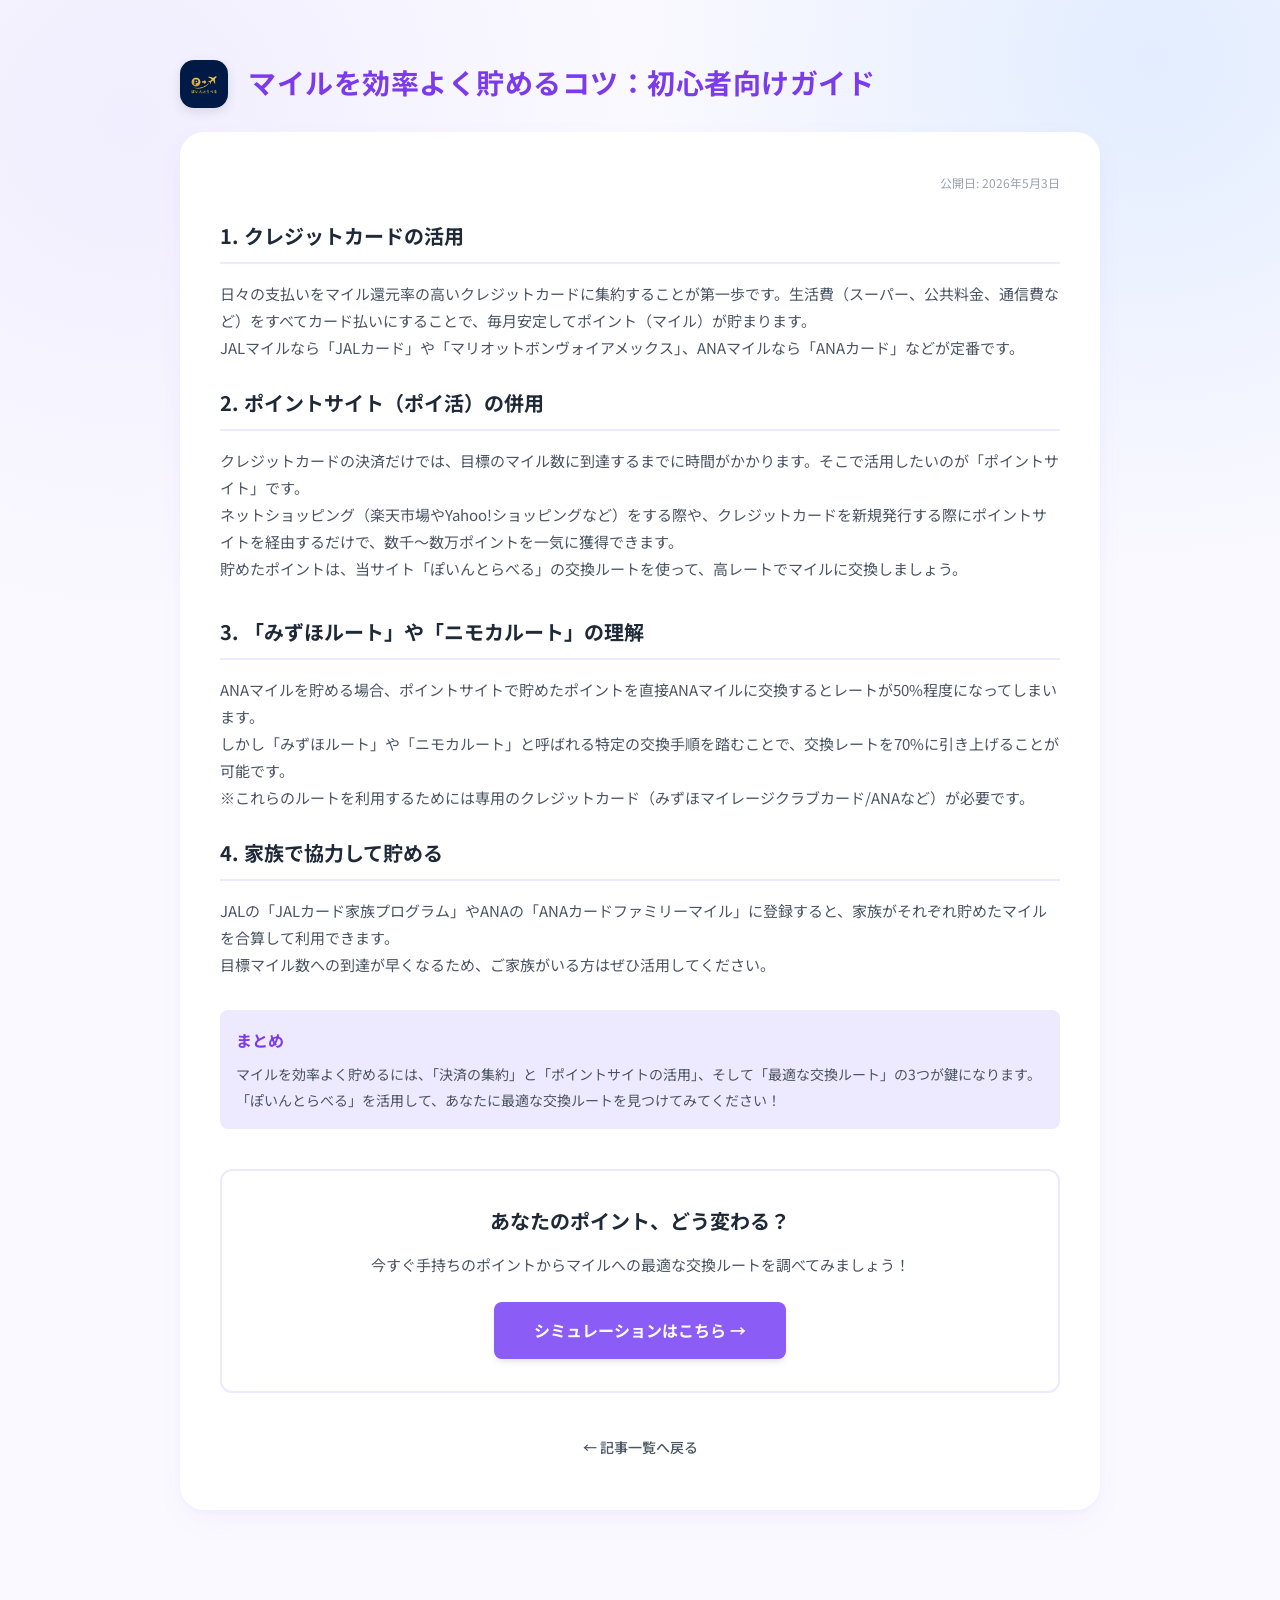
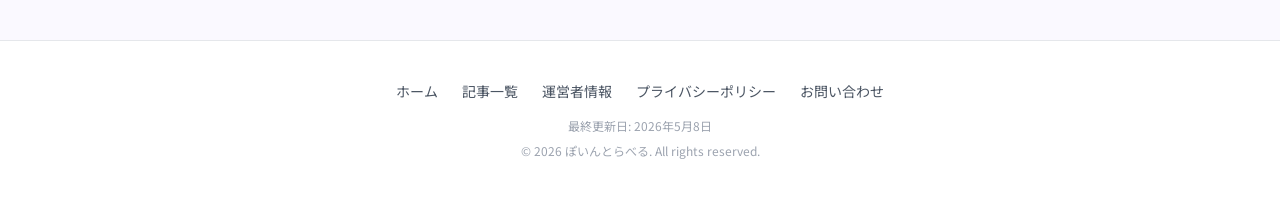
<file: article-mile-tips.html>
<!DOCTYPE html>
<html lang="ja">
<head>
    <meta charset="UTF-8">
    <meta name="viewport" content="width=device-width, initial-scale=1.0">
    <title>マイルを効率よく貯めるコツ：初心者向けガイド | ぽいんとらべる</title>
    <link rel="preconnect" href="https://fonts.googleapis.com">
    <link rel="preconnect" href="https://fonts.gstatic.com" crossorigin>
    <link href="https://fonts.googleapis.com/css2?family=Noto+Sans+JP:wght@400;500;700&display=swap" rel="stylesheet">
    <link rel="stylesheet" href="styles.css">
    <script async src="https://pagead2.googlesyndication.com/pagead/js/adsbygoogle.js?client=ca-pub-1429348571585676" crossorigin="anonymous"></script>
    <link rel="icon" href="Banner_Icon/Big_Pointravel_Icon.png" type="image/png">
</head>
<body>
    <div class="background-effect"></div>
    <div class="container">
        <!-- Header Section -->
        <header class="page-header" style="margin-bottom: 24px;">
            <img src="Banner_Icon/Big_Pointravel_Icon.png" alt="icon" style="width: 48px; height: 48px; border-radius: 14px; box-shadow: 0 4px 12px rgba(0,0,0,0.1); object-fit: cover;">
            <div class="header-text">
                <h1>マイルを効率よく貯めるコツ：初心者向けガイド</h1>
            </div>
        </header>

        <div class="card content-card" style="line-height: 1.8;">
            <p style="color: var(--text-tertiary); font-size: 12px; margin-bottom: 24px; text-align: right;">公開日: 2026年5月3日</p>
            
            <h2 style="font-size: 20px; font-weight: 700; margin-bottom: 16px; color: var(--text-primary); border-bottom: 2px solid var(--primary-light); padding-bottom: 8px;">1. クレジットカードの活用</h2>
            <p style="color: var(--text-secondary); font-size: 15px; margin-bottom: 24px;">
                日々の支払いをマイル還元率の高いクレジットカードに集約することが第一歩です。生活費（スーパー、公共料金、通信費など）をすべてカード払いにすることで、毎月安定してポイント（マイル）が貯まります。<br>
                JALマイルなら「JALカード」や「マリオットボンヴォイアメックス」、ANAマイルなら「ANAカード」などが定番です。
            </p>

            <h2 style="font-size: 20px; font-weight: 700; margin-bottom: 16px; color: var(--text-primary); border-bottom: 2px solid var(--primary-light); padding-bottom: 8px;">2. ポイントサイト（ポイ活）の併用</h2>
            <p style="color: var(--text-secondary); font-size: 15px; margin-bottom: 24px;">
                クレジットカードの決済だけでは、目標のマイル数に到達するまでに時間がかかります。そこで活用したいのが「ポイントサイト」です。<br>
                ネットショッピング（楽天市場やYahoo!ショッピングなど）をする際や、クレジットカードを新規発行する際にポイントサイトを経由するだけで、数千〜数万ポイントを一気に獲得できます。<br>
                貯めたポイントは、当サイト「ぽいんとらべる」の交換ルートを使って、高レートでマイルに交換しましょう。
            </p>

            <!-- Ad Banner -->
            <div class="ad-banner" style="text-align: center; margin-bottom: 32px;">
                <script language="javascript" src="//ad.jp.ap.valuecommerce.com/servlet/jsbanner?sid=3768154&pid=892599677"></script><noscript><a href="//ck.jp.ap.valuecommerce.com/servlet/referral?sid=3768154&pid=892599677" rel="nofollow"><img src="//ad.jp.ap.valuecommerce.com/servlet/gifbanner?sid=3768154&pid=892599677" border="0"></a></noscript>
            </div>

            <h2 style="font-size: 20px; font-weight: 700; margin-bottom: 16px; color: var(--text-primary); border-bottom: 2px solid var(--primary-light); padding-bottom: 8px;">3. 「みずほルート」や「ニモカルート」の理解</h2>
            <p style="color: var(--text-secondary); font-size: 15px; margin-bottom: 24px;">
                ANAマイルを貯める場合、ポイントサイトで貯めたポイントを直接ANAマイルに交換するとレートが50%程度になってしまいます。<br>
                しかし「みずほルート」や「ニモカルート」と呼ばれる特定の交換手順を踏むことで、交換レートを70%に引き上げることが可能です。<br>
                ※これらのルートを利用するためには専用のクレジットカード（みずほマイレージクラブカード/ANAなど）が必要です。
            </p>

            <h2 style="font-size: 20px; font-weight: 700; margin-bottom: 16px; color: var(--text-primary); border-bottom: 2px solid var(--primary-light); padding-bottom: 8px;">4. 家族で協力して貯める</h2>
            <p style="color: var(--text-secondary); font-size: 15px; margin-bottom: 24px;">
                JALの「JALカード家族プログラム」やANAの「ANAカードファミリーマイル」に登録すると、家族がそれぞれ貯めたマイルを合算して利用できます。<br>
                目標マイル数への到達が早くなるため、ご家族がいる方はぜひ活用してください。
            </p>

            <!-- Ad Banner -->
            <div class="ad-banner" style="text-align: center; margin-bottom: 32px;">
                <script language="javascript" src="//ad.jp.ap.valuecommerce.com/servlet/jsbanner?sid=3768154&pid=892605795"></script><noscript><a href="//ck.jp.ap.valuecommerce.com/servlet/referral?sid=3768154&pid=892605795" rel="nofollow"><img src="//ad.jp.ap.valuecommerce.com/servlet/gifbanner?sid=3768154&pid=892605795" border="0"></a></noscript>
            </div>

            <div style="background-color: var(--primary-light); padding: 16px; border-radius: 8px; margin-top: 32px;">
                <p style="font-weight: bold; color: var(--primary-color-dark); margin-bottom: 8px;">まとめ</p>
                <p style="color: var(--text-secondary); font-size: 14px; margin: 0;">
                    マイルを効率よく貯めるには、「決済の集約」と「ポイントサイトの活用」、そして「最適な交換ルート」の3つが鍵になります。「ぽいんとらべる」を活用して、あなたに最適な交換ルートを見つけてみてください！
                </p>
            </div>

            <!-- Call to action -->
            <div style="margin-top: 40px; text-align: center; background-color: var(--bg-card); border: 2px solid var(--primary-light); border-radius: 12px; padding: 32px 24px;">
                <h3 style="font-size: 20px; color: var(--text-primary); margin-bottom: 12px; font-weight: 700;">あなたのポイント、どう変わる？</h3>
                <p style="color: var(--text-secondary); font-size: 15px; margin-bottom: 24px;">今すぐ手持ちのポイントからマイルへの最適な交換ルートを調べてみましょう！</p>
                <a href="index.html" style="display: inline-block; padding: 14px 40px; background-color: var(--primary-color); color: white; border-radius: 8px; text-decoration: none; font-weight: 700; font-size: 16px; box-shadow: 0 4px 6px -1px rgba(0, 0, 0, 0.1); transition: opacity 0.2s;">シミュレーションはこちら &rarr;</a>
            </div>

            <div style="margin-top: 32px; text-align: center;">
                <a href="articles.html" style="display: inline-block; padding: 10px 20px; background-color: transparent; color: var(--text-secondary); text-decoration: none; font-size: 14px; font-weight: 500;">&larr; 記事一覧へ戻る</a>
            </div>
        </div>
    </div>

    <!-- Site Footer -->
    <footer style="text-align: center; padding: 40px 20px; background-color: var(--bg-card); border-top: 1px solid #e5e7eb; margin-top: 40px;">
        <div style="display: flex; justify-content: center; gap: 24px; margin-bottom: 16px; flex-wrap: wrap;">
            <a href="index.html" style="color: var(--text-secondary); text-decoration: none; font-size: 14px;">ホーム</a>
            <a href="articles.html" style="color: var(--text-secondary); text-decoration: none; font-size: 14px;">記事一覧</a>
            <a href="profile.html" style="color: var(--text-secondary); text-decoration: none; font-size: 14px;">運営者情報</a>
            <a href="privacy.html" style="color: var(--text-secondary); text-decoration: none; font-size: 14px;">プライバシーポリシー</a>
            <a href="contact.html" style="color: var(--text-secondary); text-decoration: none; font-size: 14px;">お問い合わせ</a>
        </div>
        <p style="color: var(--text-tertiary); font-size: 12px; margin-bottom: 8px;">最終更新日: 2026年5月8日</p>
        <p style="color: var(--text-tertiary); font-size: 12px;">&copy; 2026 ぽいんとらべる. All rights reserved.</p>
    </footer>
</body>
</html>
</file>
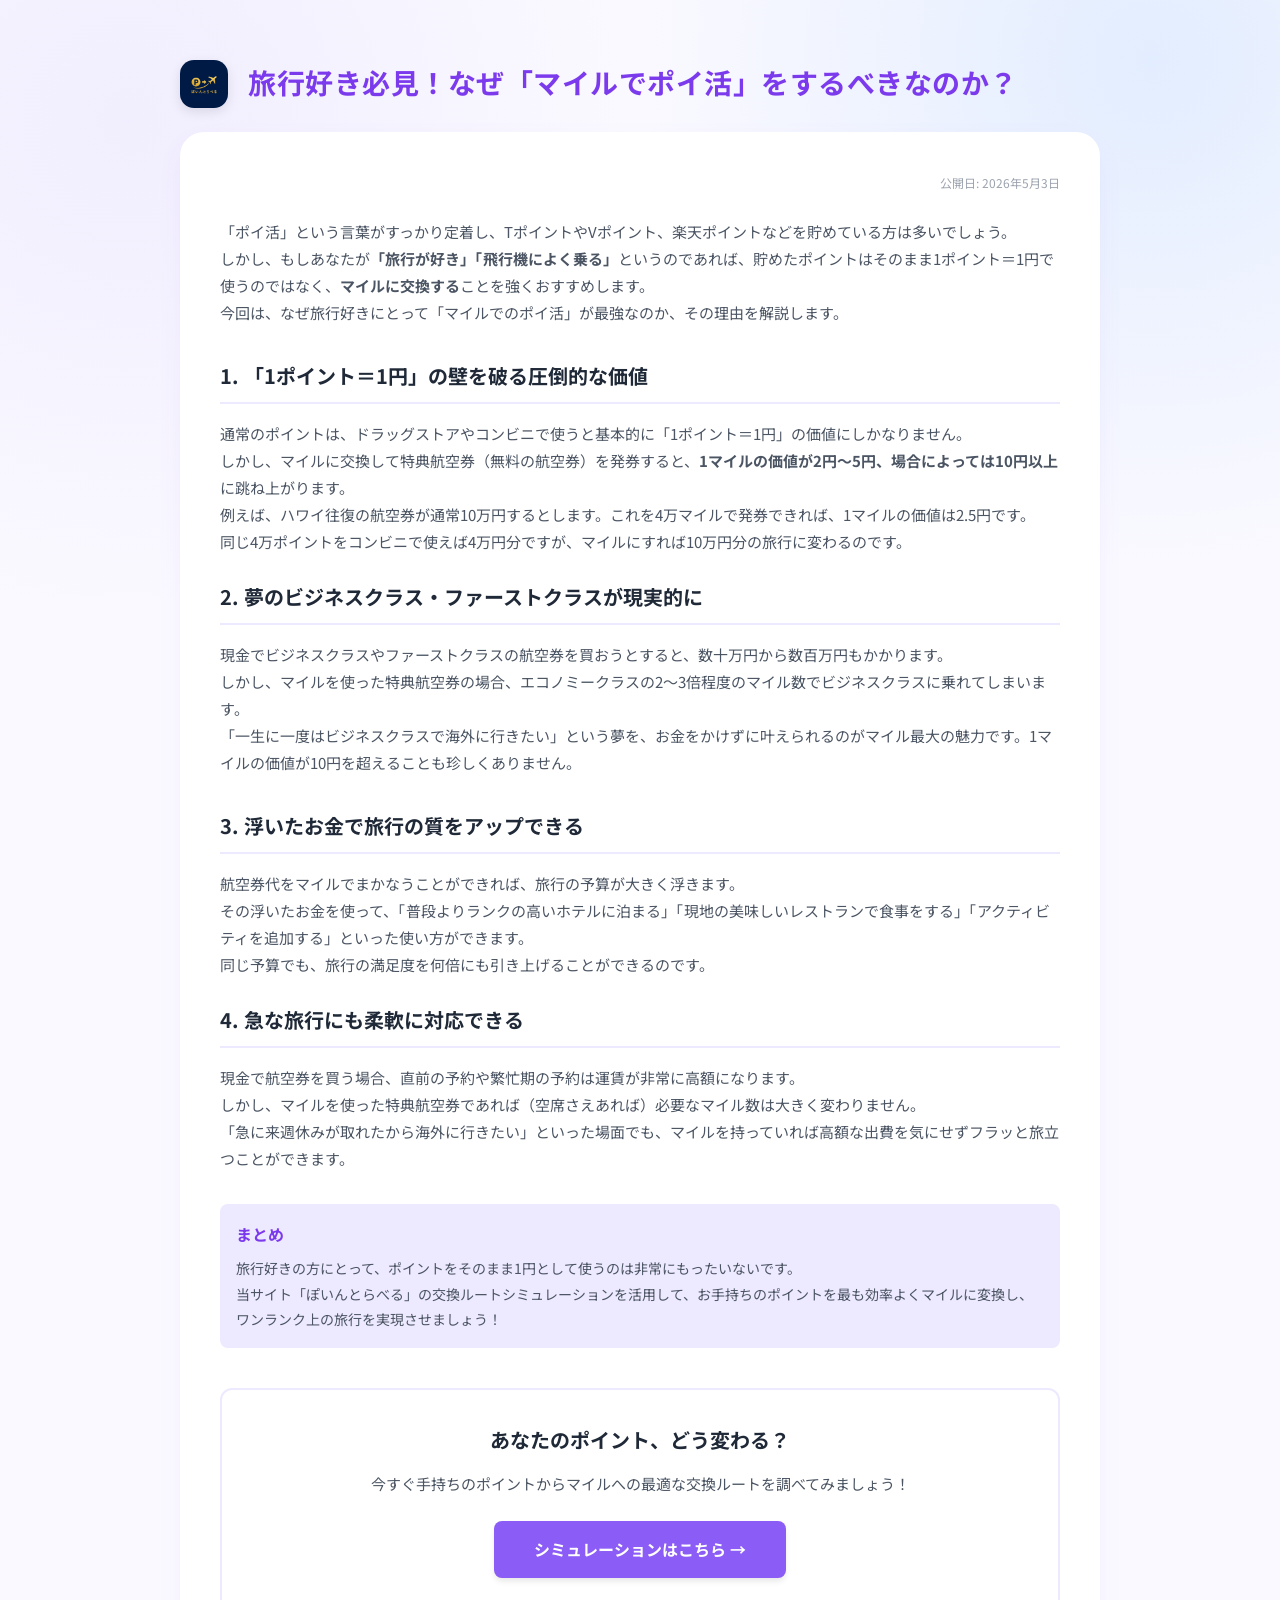
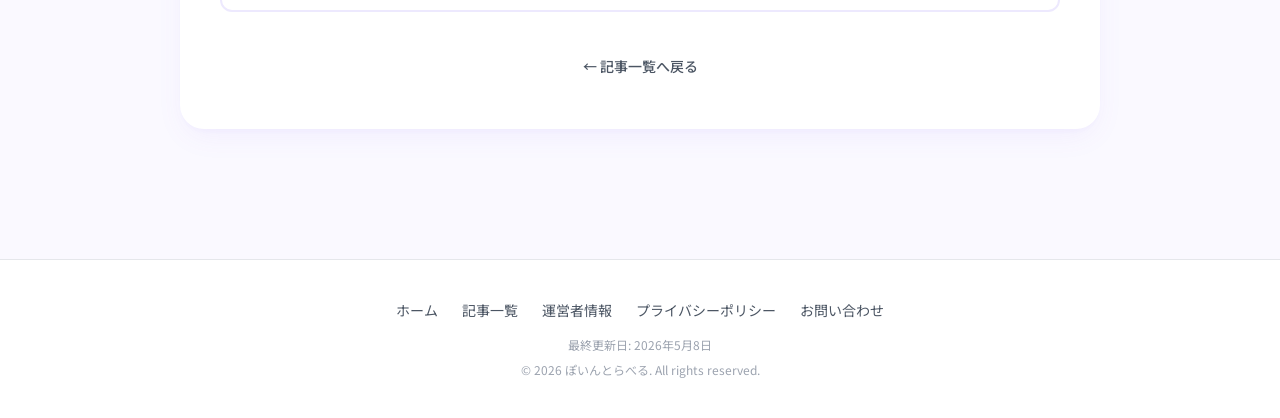
<file: article-why-miles.html>
<!DOCTYPE html>
<html lang="ja">
<head>
    <meta charset="UTF-8">
    <meta name="viewport" content="width=device-width, initial-scale=1.0">
    <title>旅行好き必見！なぜ「マイルでポイ活」をするべきなのか？ | ぽいんとらべる</title>
    <link rel="preconnect" href="https://fonts.googleapis.com">
    <link rel="preconnect" href="https://fonts.gstatic.com" crossorigin>
    <link href="https://fonts.googleapis.com/css2?family=Noto+Sans+JP:wght@400;500;700&display=swap" rel="stylesheet">
    <link rel="stylesheet" href="styles.css">
    <script async src="https://pagead2.googlesyndication.com/pagead/js/adsbygoogle.js?client=ca-pub-1429348571585676" crossorigin="anonymous"></script>
    <link rel="icon" href="Banner_Icon/Big_Pointravel_Icon.png" type="image/png">
</head>
<body>
    <div class="background-effect"></div>
    <div class="container">
        <!-- Header Section -->
        <header class="page-header" style="margin-bottom: 24px;">
            <img src="Banner_Icon/Big_Pointravel_Icon.png" alt="icon" style="width: 48px; height: 48px; border-radius: 14px; box-shadow: 0 4px 12px rgba(0,0,0,0.1); object-fit: cover;">
            <div class="header-text">
                <h1>旅行好き必見！なぜ「マイルでポイ活」をするべきなのか？</h1>
            </div>
        </header>

        <div class="card content-card" style="line-height: 1.8;">
            <p style="color: var(--text-tertiary); font-size: 12px; margin-bottom: 24px; text-align: right;">公開日: 2026年5月3日</p>
            
            <p style="color: var(--text-secondary); font-size: 15px; margin-bottom: 32px;">
                「ポイ活」という言葉がすっかり定着し、TポイントやVポイント、楽天ポイントなどを貯めている方は多いでしょう。<br>
                しかし、もしあなたが<strong>「旅行が好き」「飛行機によく乗る」</strong>というのであれば、貯めたポイントはそのまま1ポイント＝1円で使うのではなく、<strong>マイルに交換する</strong>ことを強くおすすめします。<br>
                今回は、なぜ旅行好きにとって「マイルでのポイ活」が最強なのか、その理由を解説します。
            </p>

            <h2 style="font-size: 20px; font-weight: 700; margin-bottom: 16px; color: var(--text-primary); border-bottom: 2px solid var(--primary-light); padding-bottom: 8px;">1. 「1ポイント＝1円」の壁を破る圧倒的な価値</h2>
            <p style="color: var(--text-secondary); font-size: 15px; margin-bottom: 24px;">
                通常のポイントは、ドラッグストアやコンビニで使うと基本的に「1ポイント＝1円」の価値にしかなりません。<br>
                しかし、マイルに交換して特典航空券（無料の航空券）を発券すると、<strong>1マイルの価値が2円〜5円、場合によっては10円以上</strong>に跳ね上がります。<br>
                例えば、ハワイ往復の航空券が通常10万円するとします。これを4万マイルで発券できれば、1マイルの価値は2.5円です。<br>
                同じ4万ポイントをコンビニで使えば4万円分ですが、マイルにすれば10万円分の旅行に変わるのです。
            </p>

            <h2 style="font-size: 20px; font-weight: 700; margin-bottom: 16px; color: var(--text-primary); border-bottom: 2px solid var(--primary-light); padding-bottom: 8px;">2. 夢のビジネスクラス・ファーストクラスが現実的に</h2>
            <p style="color: var(--text-secondary); font-size: 15px; margin-bottom: 24px;">
                現金でビジネスクラスやファーストクラスの航空券を買おうとすると、数十万円から数百万円もかかります。<br>
                しかし、マイルを使った特典航空券の場合、エコノミークラスの2〜3倍程度のマイル数でビジネスクラスに乗れてしまいます。<br>
                「一生に一度はビジネスクラスで海外に行きたい」という夢を、お金をかけずに叶えられるのがマイル最大の魅力です。1マイルの価値が10円を超えることも珍しくありません。
            </p>

            <!-- Ad Banner -->
            <div class="ad-banner" style="text-align: center; margin-bottom: 32px;">
                <script language="javascript" src="//ad.jp.ap.valuecommerce.com/servlet/jsbanner?sid=3768154&pid=892599677"></script><noscript><a href="//ck.jp.ap.valuecommerce.com/servlet/referral?sid=3768154&pid=892599677" rel="nofollow"><img src="//ad.jp.ap.valuecommerce.com/servlet/gifbanner?sid=3768154&pid=892599677" border="0"></a></noscript>
            </div>

            <h2 style="font-size: 20px; font-weight: 700; margin-bottom: 16px; color: var(--text-primary); border-bottom: 2px solid var(--primary-light); padding-bottom: 8px;">3. 浮いたお金で旅行の質をアップできる</h2>
            <p style="color: var(--text-secondary); font-size: 15px; margin-bottom: 24px;">
                航空券代をマイルでまかなうことができれば、旅行の予算が大きく浮きます。<br>
                その浮いたお金を使って、「普段よりランクの高いホテルに泊まる」「現地の美味しいレストランで食事をする」「アクティビティを追加する」といった使い方ができます。<br>
                同じ予算でも、旅行の満足度を何倍にも引き上げることができるのです。
            </p>

            <h2 style="font-size: 20px; font-weight: 700; margin-bottom: 16px; color: var(--text-primary); border-bottom: 2px solid var(--primary-light); padding-bottom: 8px;">4. 急な旅行にも柔軟に対応できる</h2>
            <p style="color: var(--text-secondary); font-size: 15px; margin-bottom: 24px;">
                現金で航空券を買う場合、直前の予約や繁忙期の予約は運賃が非常に高額になります。<br>
                しかし、マイルを使った特典航空券であれば（空席さえあれば）必要なマイル数は大きく変わりません。<br>
                「急に来週休みが取れたから海外に行きたい」といった場面でも、マイルを持っていれば高額な出費を気にせずフラッと旅立つことができます。
            </p>

            <!-- Ad Banner -->
            <div class="ad-banner" style="text-align: center; margin-bottom: 32px;">
                <script language="javascript" src="//ad.jp.ap.valuecommerce.com/servlet/jsbanner?sid=3768154&pid=892605795"></script><noscript><a href="//ck.jp.ap.valuecommerce.com/servlet/referral?sid=3768154&pid=892605795" rel="nofollow"><img src="//ad.jp.ap.valuecommerce.com/servlet/gifbanner?sid=3768154&pid=892605795" border="0"></a></noscript>
            </div>

            <div style="background-color: var(--primary-light); padding: 16px; border-radius: 8px; margin-top: 32px;">
                <p style="font-weight: bold; color: var(--primary-color-dark); margin-bottom: 8px;">まとめ</p>
                <p style="color: var(--text-secondary); font-size: 14px; margin: 0;">
                    旅行好きの方にとって、ポイントをそのまま1円として使うのは非常にもったいないです。<br>
                    当サイト「ぽいんとらべる」の交換ルートシミュレーションを活用して、お手持ちのポイントを最も効率よくマイルに変換し、ワンランク上の旅行を実現させましょう！
                </p>
            </div>

            <!-- Call to action -->
            <div style="margin-top: 40px; text-align: center; background-color: var(--bg-card); border: 2px solid var(--primary-light); border-radius: 12px; padding: 32px 24px;">
                <h3 style="font-size: 20px; color: var(--text-primary); margin-bottom: 12px; font-weight: 700;">あなたのポイント、どう変わる？</h3>
                <p style="color: var(--text-secondary); font-size: 15px; margin-bottom: 24px;">今すぐ手持ちのポイントからマイルへの最適な交換ルートを調べてみましょう！</p>
                <a href="index.html" style="display: inline-block; padding: 14px 40px; background-color: var(--primary-color); color: white; border-radius: 8px; text-decoration: none; font-weight: 700; font-size: 16px; box-shadow: 0 4px 6px -1px rgba(0, 0, 0, 0.1); transition: opacity 0.2s;">シミュレーションはこちら &rarr;</a>
            </div>

            <div style="margin-top: 32px; text-align: center;">
                <a href="articles.html" style="display: inline-block; padding: 10px 20px; background-color: transparent; color: var(--text-secondary); text-decoration: none; font-size: 14px; font-weight: 500;">&larr; 記事一覧へ戻る</a>
            </div>
        </div>
    </div>

    <!-- Site Footer -->
    <footer style="text-align: center; padding: 40px 20px; background-color: var(--bg-card); border-top: 1px solid #e5e7eb; margin-top: 40px;">
        <div style="display: flex; justify-content: center; gap: 24px; margin-bottom: 16px; flex-wrap: wrap;">
            <a href="index.html" style="color: var(--text-secondary); text-decoration: none; font-size: 14px;">ホーム</a>
            <a href="articles.html" style="color: var(--text-secondary); text-decoration: none; font-size: 14px;">記事一覧</a>
            <a href="profile.html" style="color: var(--text-secondary); text-decoration: none; font-size: 14px;">運営者情報</a>
            <a href="privacy.html" style="color: var(--text-secondary); text-decoration: none; font-size: 14px;">プライバシーポリシー</a>
            <a href="contact.html" style="color: var(--text-secondary); text-decoration: none; font-size: 14px;">お問い合わせ</a>
        </div>
        <p style="color: var(--text-tertiary); font-size: 12px; margin-bottom: 8px;">最終更新日: 2026年5月8日</p>
        <p style="color: var(--text-tertiary); font-size: 12px;">&copy; 2026 ぽいんとらべる. All rights reserved.</p>
    </footer>
</body>
</html>
</file>
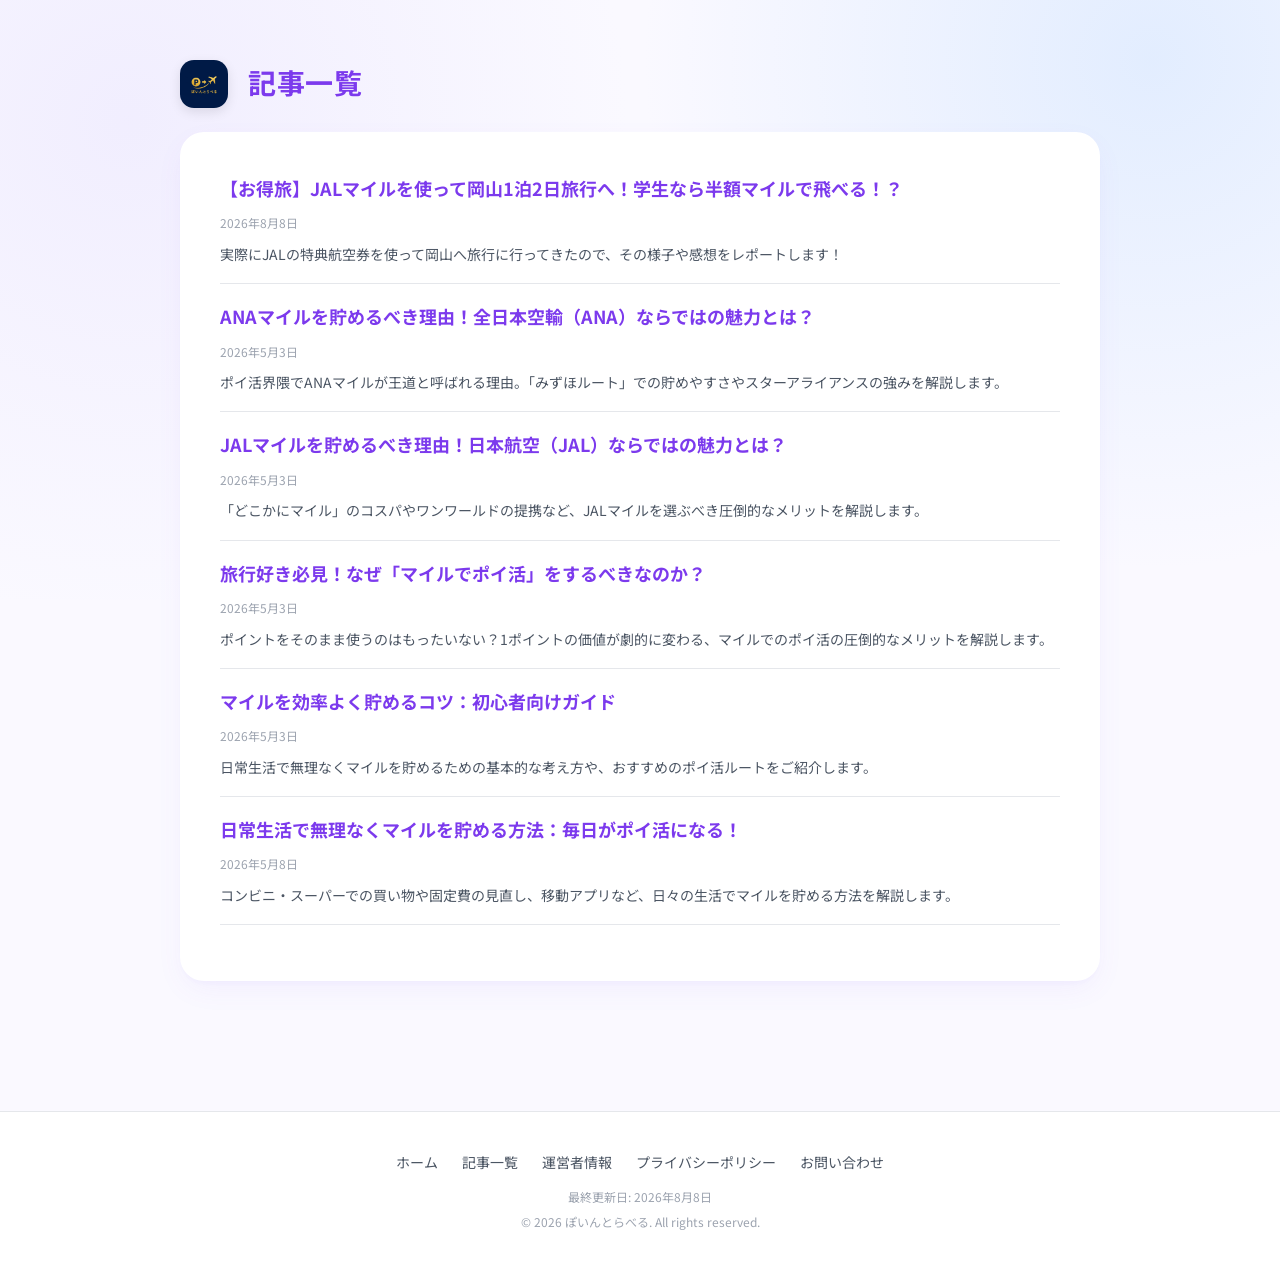
<file: articles.html>
<!DOCTYPE html>
<html lang="ja">
<head>
    <meta charset="UTF-8">
    <meta name="viewport" content="width=device-width, initial-scale=1.0">
    <title>記事一覧 | ぽいんとらべる</title>
    <link rel="preconnect" href="https://fonts.googleapis.com">
    <link rel="preconnect" href="https://fonts.gstatic.com" crossorigin>
    <link href="https://fonts.googleapis.com/css2?family=Noto+Sans+JP:wght@400;500;700&display=swap" rel="stylesheet">
    <link rel="stylesheet" href="styles.css">
    <script async src="https://pagead2.googlesyndication.com/pagead/js/adsbygoogle.js?client=ca-pub-1429348571585676" crossorigin="anonymous"></script>
    <link rel="icon" href="Banner_Icon/Big_Pointravel_Icon.png" type="image/png">
</head>
<body>
    <div class="background-effect"></div>
    <div class="container">
        <!-- Header Section -->
        <header class="page-header" style="margin-bottom: 24px;">
            <img src="Banner_Icon/Big_Pointravel_Icon.png" alt="icon" style="width: 48px; height: 48px; border-radius: 14px; box-shadow: 0 4px 12px rgba(0,0,0,0.1); object-fit: cover;">
            <div class="header-text">
                <h1>記事一覧</h1>
            </div>
        </header>

        <div class="card content-card" style="line-height: 1.8;">
            <div style="border-bottom: 1px solid #e5e7eb; padding-bottom: 16px; margin-bottom: 16px;">
                <h3 style="font-size: 18px; margin-bottom: 8px;"><a href="blog-okayama-jal.html" style="color: var(--primary-color-dark); text-decoration: none;">【お得旅】JALマイルを使って岡山1泊2日旅行へ！学生なら半額マイルで飛べる！？</a></h3>
                <p style="color: var(--text-tertiary); font-size: 12px; margin-bottom: 8px;">2026年8月8日</p>
                <p style="color: var(--text-secondary); font-size: 14px;">実際にJALの特典航空券を使って岡山へ旅行に行ってきたので、その様子や感想をレポートします！</p>
            </div>

            <div style="border-bottom: 1px solid #e5e7eb; padding-bottom: 16px; margin-bottom: 16px;">
                <h3 style="font-size: 18px; margin-bottom: 8px;"><a href="article-ana-charm.html" style="color: var(--primary-color-dark); text-decoration: none;">ANAマイルを貯めるべき理由！全日本空輸（ANA）ならではの魅力とは？</a></h3>
                <p style="color: var(--text-tertiary); font-size: 12px; margin-bottom: 8px;">2026年5月3日</p>
                <p style="color: var(--text-secondary); font-size: 14px;">ポイ活界隈でANAマイルが王道と呼ばれる理由。「みずほルート」での貯めやすさやスターアライアンスの強みを解説します。</p>
            </div>

            <div style="border-bottom: 1px solid #e5e7eb; padding-bottom: 16px; margin-bottom: 16px;">
                <h3 style="font-size: 18px; margin-bottom: 8px;"><a href="article-jal-charm.html" style="color: var(--primary-color-dark); text-decoration: none;">JALマイルを貯めるべき理由！日本航空（JAL）ならではの魅力とは？</a></h3>
                <p style="color: var(--text-tertiary); font-size: 12px; margin-bottom: 8px;">2026年5月3日</p>
                <p style="color: var(--text-secondary); font-size: 14px;">「どこかにマイル」のコスパやワンワールドの提携など、JALマイルを選ぶべき圧倒的なメリットを解説します。</p>
            </div>
            
            <div style="border-bottom: 1px solid #e5e7eb; padding-bottom: 16px; margin-bottom: 16px;">
                <h3 style="font-size: 18px; margin-bottom: 8px;"><a href="article-why-miles.html" style="color: var(--primary-color-dark); text-decoration: none;">旅行好き必見！なぜ「マイルでポイ活」をするべきなのか？</a></h3>
                <p style="color: var(--text-tertiary); font-size: 12px; margin-bottom: 8px;">2026年5月3日</p>
                <p style="color: var(--text-secondary); font-size: 14px;">ポイントをそのまま使うのはもったいない？1ポイントの価値が劇的に変わる、マイルでのポイ活の圧倒的なメリットを解説します。</p>
            </div>
            
            <div style="border-bottom: 1px solid #e5e7eb; padding-bottom: 16px; margin-bottom: 16px;">
                <h3 style="font-size: 18px; margin-bottom: 8px;"><a href="article-mile-tips.html" style="color: var(--primary-color-dark); text-decoration: none;">マイルを効率よく貯めるコツ：初心者向けガイド</a></h3>
                <p style="color: var(--text-tertiary); font-size: 12px; margin-bottom: 8px;">2026年5月3日</p>
                <p style="color: var(--text-secondary); font-size: 14px;">日常生活で無理なくマイルを貯めるための基本的な考え方や、おすすめのポイ活ルートをご紹介します。</p>
            </div>

            <div style="border-bottom: 1px solid #e5e7eb; padding-bottom: 16px; margin-bottom: 16px;">
                <h3 style="font-size: 18px; margin-bottom: 8px;"><a href="article-daily-miles.html" style="color: var(--primary-color-dark); text-decoration: none;">日常生活で無理なくマイルを貯める方法：毎日がポイ活になる！</a></h3>
                <p style="color: var(--text-tertiary); font-size: 12px; margin-bottom: 8px;">2026年5月8日</p>
                <p style="color: var(--text-secondary); font-size: 14px;">コンビニ・スーパーでの買い物や固定費の見直し、移動アプリなど、日々の生活でマイルを貯める方法を解説します。</p>
            </div>
            <!-- Future articles can be added here -->
        </div>
    </div>

    <!-- Site Footer -->
    <footer style="text-align: center; padding: 40px 20px; background-color: var(--bg-card); border-top: 1px solid #e5e7eb; margin-top: 40px;">
        <div style="display: flex; justify-content: center; gap: 24px; margin-bottom: 16px; flex-wrap: wrap;">
            <a href="index.html" style="color: var(--text-secondary); text-decoration: none; font-size: 14px;">ホーム</a>
            <a href="articles.html" style="color: var(--text-secondary); text-decoration: none; font-size: 14px;">記事一覧</a>
            <a href="profile.html" style="color: var(--text-secondary); text-decoration: none; font-size: 14px;">運営者情報</a>
            <a href="privacy.html" style="color: var(--text-secondary); text-decoration: none; font-size: 14px;">プライバシーポリシー</a>
            <a href="contact.html" style="color: var(--text-secondary); text-decoration: none; font-size: 14px;">お問い合わせ</a>
        </div>
        <p style="color: var(--text-tertiary); font-size: 12px; margin-bottom: 8px;">最終更新日: 2026年8月8日</p>
        <p style="color: var(--text-tertiary); font-size: 12px;">&copy; 2026 ぽいんとらべる. All rights reserved.</p>
    </footer>
</body>
</html>
</file>
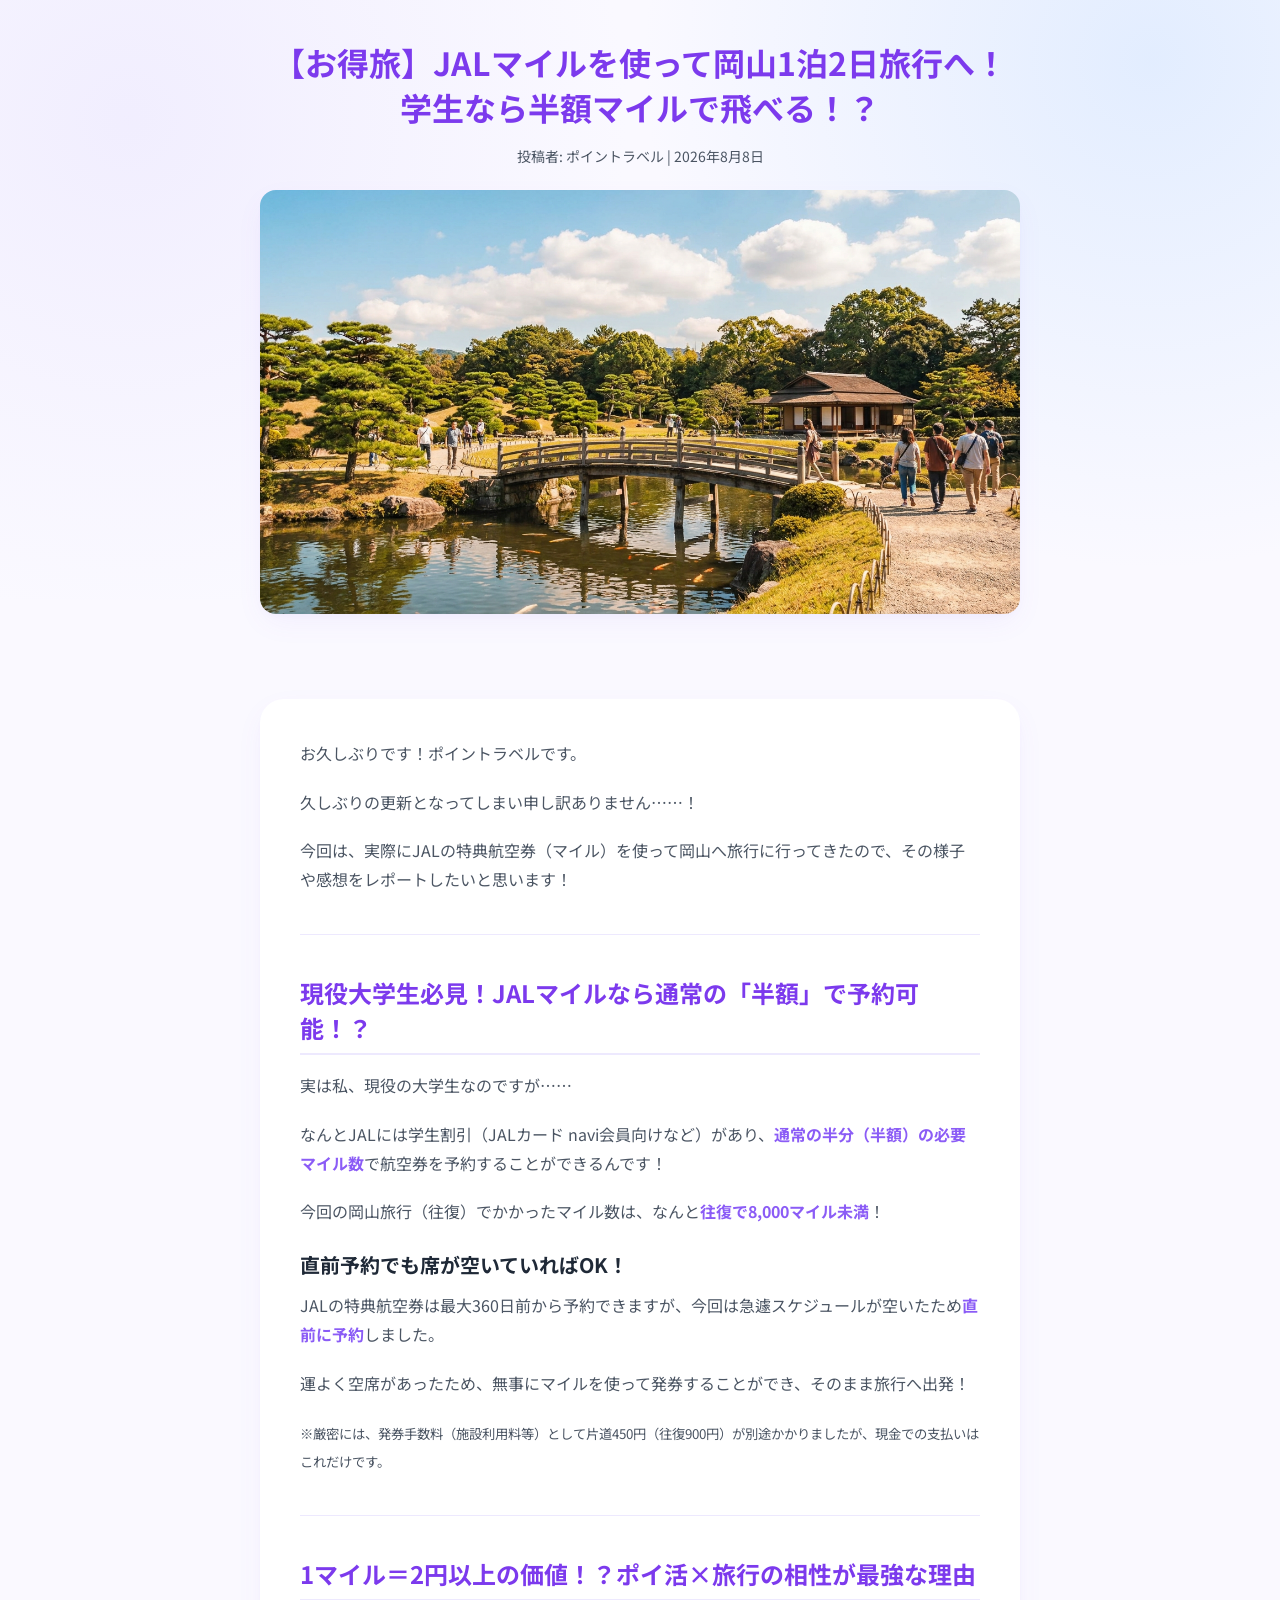
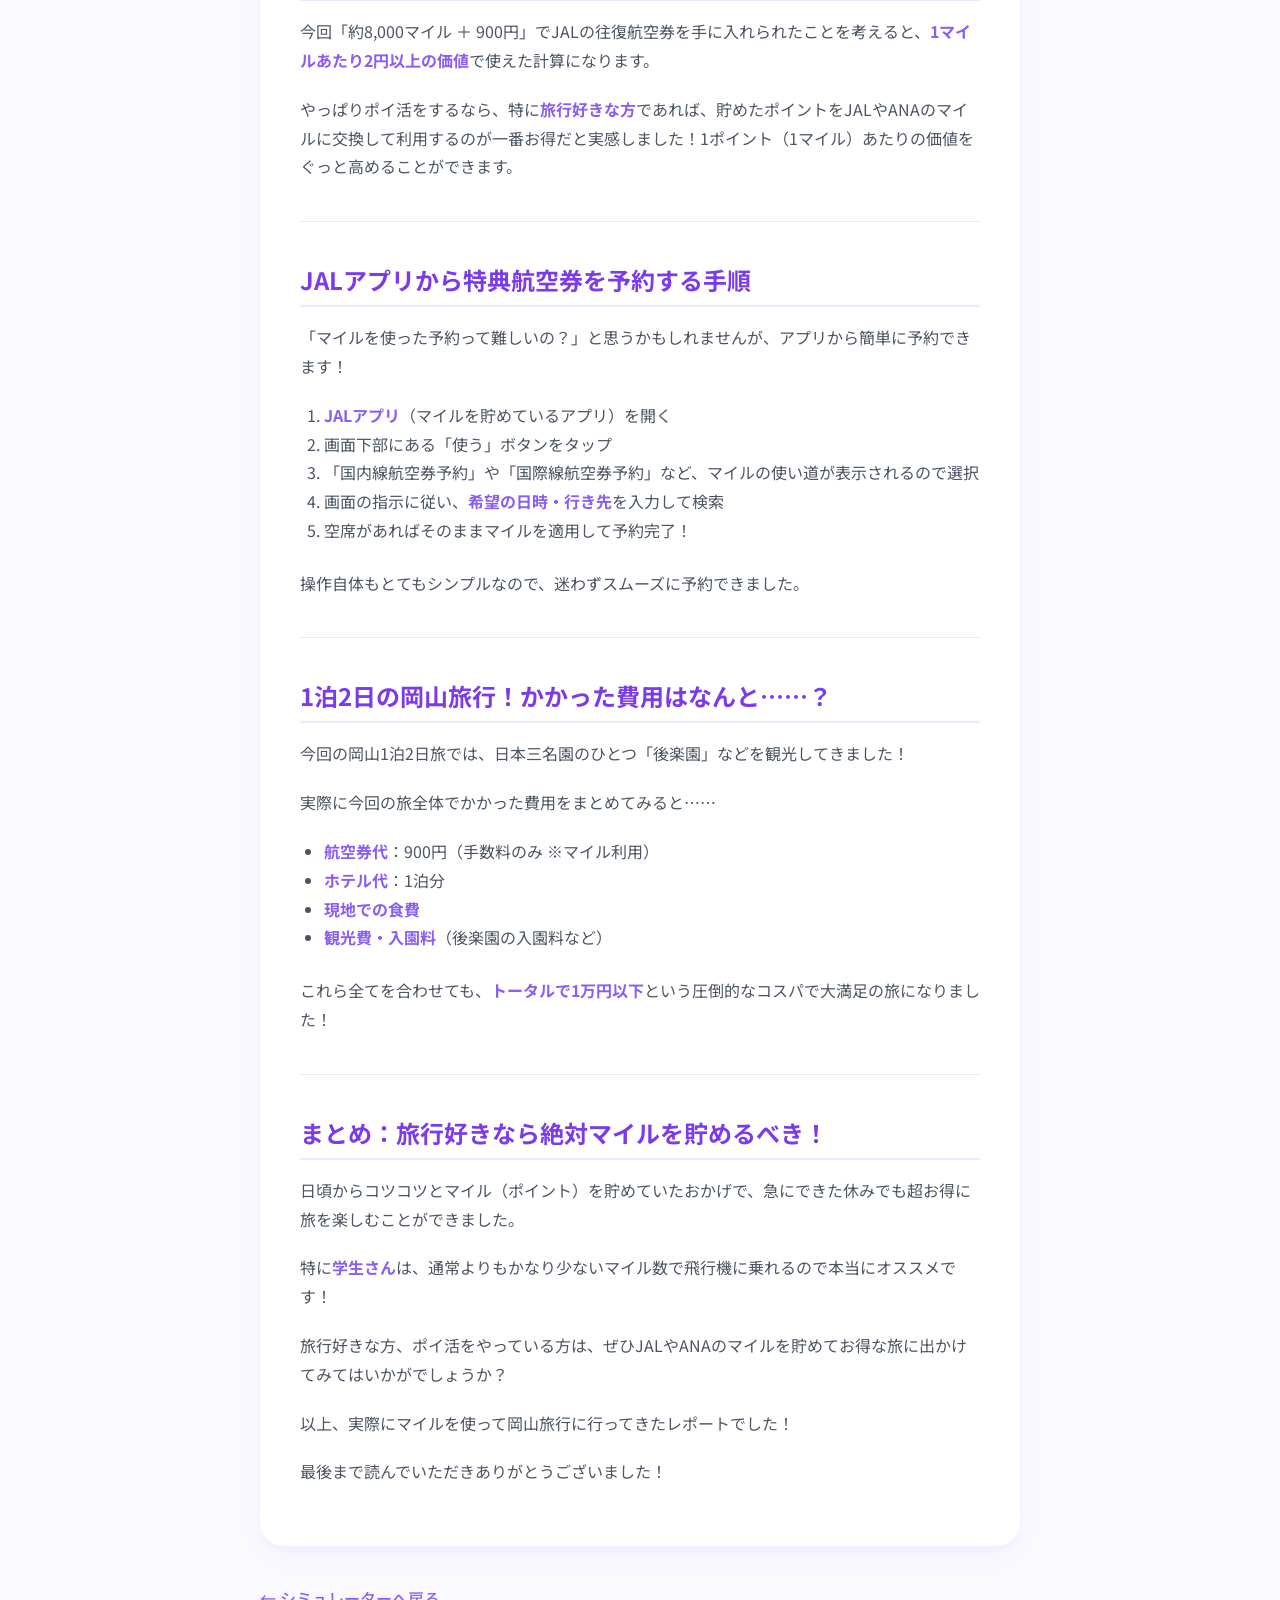
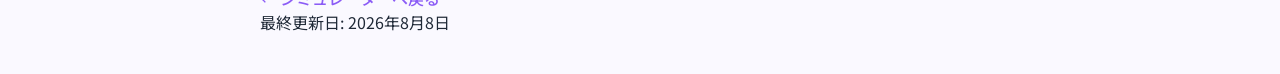
<file: blog-okayama-jal.html>
<!DOCTYPE html>
<html lang="ja">
<head>
    <meta charset="UTF-8">
    <meta name="viewport" content="width=device-width, initial-scale=1.0">
    <title>【お得旅】JALマイルを使って岡山1泊2日旅行へ！学生なら半額マイルで飛べる！？ - ポイントラベル</title>
    <link rel="preconnect" href="https://fonts.googleapis.com">
    <link rel="preconnect" href="https://fonts.gstatic.com" crossorigin>
    <link href="https://fonts.googleapis.com/css2?family=Noto+Sans+JP:wght@400;500;700&display=swap" rel="stylesheet">
    <link rel="stylesheet" href="styles.css">
    <style>
        .blog-container {
            max-width: 800px;
            margin: 0 auto;
            padding: 40px 20px;
        }
        .blog-header {
            text-align: center;
            margin-bottom: 40px;
        }
        .blog-title {
            font-size: 32px;
            font-weight: 700;
            color: var(--primary-color-dark);
            margin-bottom: 16px;
            line-height: 1.4;
        }
        .blog-meta {
            color: var(--text-secondary);
            font-size: 14px;
            margin-bottom: 24px;
        }
        .blog-hero-image {
            width: 100%;
            border-radius: 16px;
            margin-bottom: 40px;
            box-shadow: var(--shadow-md);
        }
        .blog-content {
            background-color: var(--bg-card);
            padding: 40px;
            border-radius: 24px;
            box-shadow: var(--shadow-md);
        }
        .blog-content h2 {
            font-size: 24px;
            color: var(--primary-color-dark);
            margin-top: 32px;
            margin-bottom: 16px;
            padding-bottom: 8px;
            border-bottom: 2px solid var(--primary-light);
        }
        .blog-content h3 {
            font-size: 20px;
            color: var(--text-primary);
            margin-top: 24px;
            margin-bottom: 12px;
        }
        .blog-content p {
            font-size: 16px;
            line-height: 1.8;
            color: var(--text-secondary);
            margin-bottom: 20px;
        }
        .blog-content ul, .blog-content ol {
            margin-bottom: 24px;
            padding-left: 24px;
            color: var(--text-secondary);
            line-height: 1.8;
        }
        .blog-content hr {
            border: 0;
            height: 1px;
            background: var(--primary-light);
            margin: 40px 0;
        }
        .blog-content strong {
            color: var(--primary-color);
            font-weight: 700;
        }
        .back-link {
            display: inline-block;
            margin-top: 40px;
            color: var(--primary-color);
            text-decoration: none;
            font-weight: 500;
            transition: color 0.2s;
        }
        .back-link:hover {
            color: var(--primary-color-dark);
        }
    </style>
</head>
<body>
    <div class="background-effect"></div>
    <div class="blog-container">
        <header class="blog-header">
            <h1 class="blog-title">【お得旅】JALマイルを使って岡山1泊2日旅行へ！学生なら半額マイルで飛べる！？</h1>
            <div class="blog-meta">
                <span>投稿者: ポイントラベル</span> | <span>2026年8月8日</span>
            </div>
            <img src="okayama_trip.png" alt="岡山の風景" class="blog-hero-image">
        </header>

        <article class="blog-content">
            <p>お久しぶりです！ポイントラベルです。</p>
            <p>久しぶりの更新となってしまい申し訳ありません……！</p>
            <p>今回は、実際にJALの特典航空券（マイル）を使って岡山へ旅行に行ってきたので、その様子や感想をレポートしたいと思います！</p>

            <hr>

            <h2>現役大学生必見！JALマイルなら通常の「半額」で予約可能！？</h2>
            <p>実は私、現役の大学生なのですが……</p>
            <p>なんとJALには学生割引（JALカード navi会員向けなど）があり、<strong>通常の半分（半額）の必要マイル数</strong>で航空券を予約することができるんです！</p>
            <p>今回の岡山旅行（往復）でかかったマイル数は、なんと<strong>往復で8,000マイル未満</strong>！</p>

            <h3>直前予約でも席が空いていればOK！</h3>
            <p>JALの特典航空券は最大360日前から予約できますが、今回は急遽スケジュールが空いたため<strong>直前に予約</strong>しました。</p>
            <p>運よく空席があったため、無事にマイルを使って発券することができ、そのまま旅行へ出発！</p>
            <p><small>※厳密には、発券手数料（施設利用料等）として片道450円（往復900円）が別途かかりましたが、現金での支払いはこれだけです。</small></p>

            <hr>

            <h2>1マイル＝2円以上の価値！？ポイ活×旅行の相性が最強な理由</h2>
            <p>今回「約8,000マイル ＋ 900円」でJALの往復航空券を手に入れられたことを考えると、<strong>1マイルあたり2円以上の価値</strong>で使えた計算になります。</p>
            <p>やっぱりポイ活をするなら、特に<strong>旅行好きな方</strong>であれば、貯めたポイントをJALやANAのマイルに交換して利用するのが一番お得だと実感しました！1ポイント（1マイル）あたりの価値をぐっと高めることができます。</p>

            <hr>

            <h2>JALアプリから特典航空券を予約する手順</h2>
            <p>「マイルを使った予約って難しいの？」と思うかもしれませんが、アプリから簡単に予約できます！</p>
            <ol>
                <li><strong>JALアプリ</strong>（マイルを貯めているアプリ）を開く</li>
                <li>画面下部にある「使う」ボタンをタップ</li>
                <li>「国内線航空券予約」や「国際線航空券予約」など、マイルの使い道が表示されるので選択</li>
                <li>画面の指示に従い、<strong>希望の日時・行き先</strong>を入力して検索</li>
                <li>空席があればそのままマイルを適用して予約完了！</li>
            </ol>
            <p>操作自体もとてもシンプルなので、迷わずスムーズに予約できました。</p>

            <hr>

            <h2>1泊2日の岡山旅行！かかった費用はなんと……？</h2>
            <p>今回の岡山1泊2日旅では、日本三名園のひとつ「後楽園」などを観光してきました！</p>
            <p>実際に今回の旅全体でかかった費用をまとめてみると……</p>
            <ul>
                <li><strong>航空券代</strong>：900円（手数料のみ ※マイル利用）</li>
                <li><strong>ホテル代</strong>：1泊分</li>
                <li><strong>現地での食費</strong></li>
                <li><strong>観光費・入園料</strong>（後楽園の入園料など）</li>
            </ul>
            <p>これら全てを合わせても、<strong>トータルで1万円以下</strong>という圧倒的なコスパで大満足の旅になりました！</p>

            <hr>

            <h2>まとめ：旅行好きなら絶対マイルを貯めるべき！</h2>
            <p>日頃からコツコツとマイル（ポイント）を貯めていたおかげで、急にできた休みでも超お得に旅を楽しむことができました。</p>
            <p>特に<strong>学生さん</strong>は、通常よりもかなり少ないマイル数で飛行機に乗れるので本当にオススメです！</p>
            <p>旅行好きな方、ポイ活をやっている方は、ぜひJALやANAのマイルを貯めてお得な旅に出かけてみてはいかがでしょうか？</p>
            <p>以上、実際にマイルを使って岡山旅行に行ってきたレポートでした！</p>
            <p>最後まで読んでいただきありがとうございました！</p>
        </article>

        <a href="index.html" class="back-link">← シミュレーターへ戻る</a>

        <!-- Footer -->
        <footer class="site-footer">
            <p>最終更新日: 2026年8月8日</p>
        </footer>
    </div>
</body>
</html>
</file>
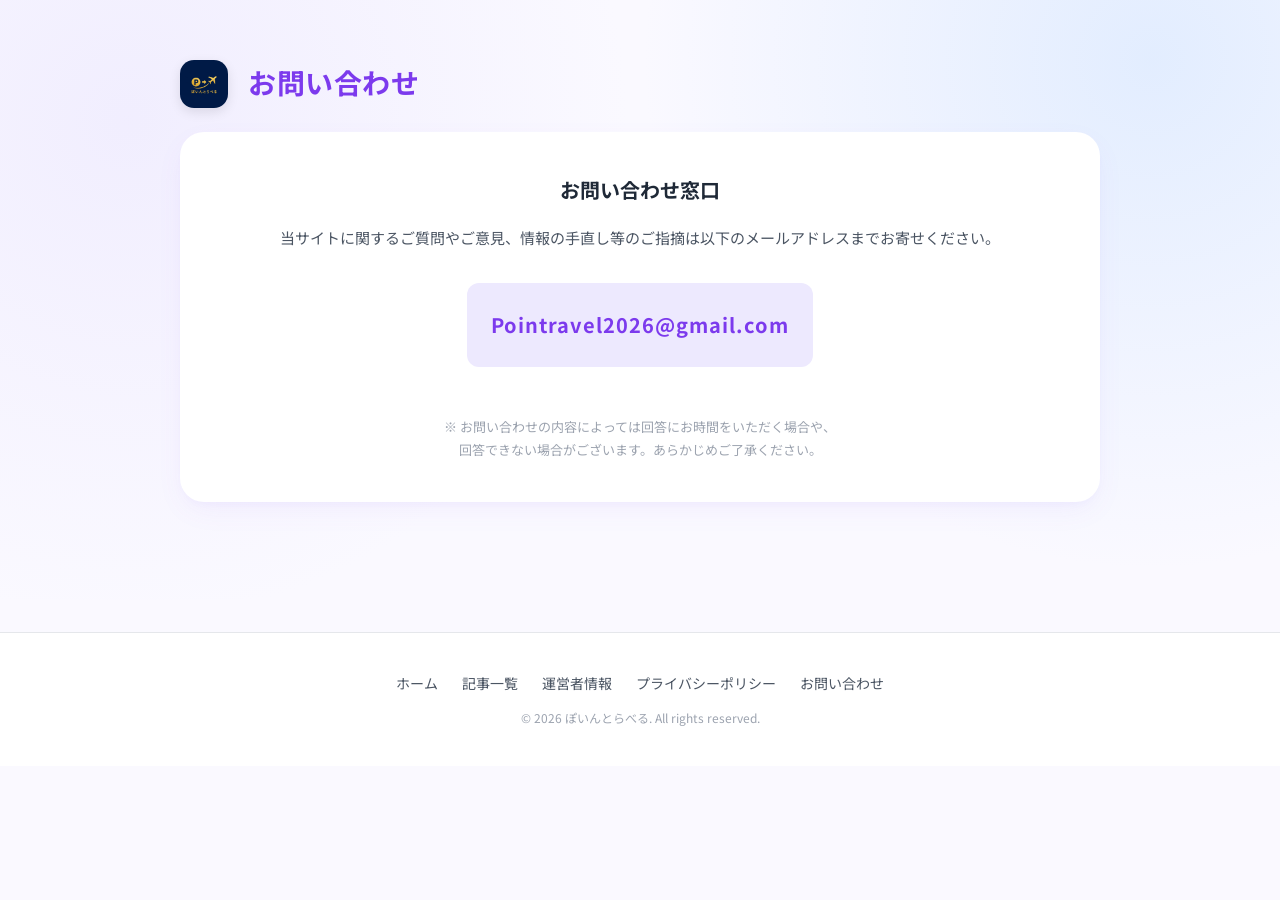
<file: contact.html>
<!DOCTYPE html>
<html lang="ja">
<head>
    <meta charset="UTF-8">
    <meta name="viewport" content="width=device-width, initial-scale=1.0">
    <title>お問い合わせ | ぽいんとらべる</title>
    <link rel="preconnect" href="https://fonts.googleapis.com">
    <link rel="preconnect" href="https://fonts.gstatic.com" crossorigin>
    <link href="https://fonts.googleapis.com/css2?family=Noto+Sans+JP:wght@400;500;700&display=swap" rel="stylesheet">
    <link rel="stylesheet" href="styles.css">
    <link rel="icon" href="Banner_Icon/Big_Pointravel_Icon.png" type="image/png">
</head>
<body>
    <div class="background-effect"></div>
    <div class="container">
        <!-- Header Section -->
        <header class="page-header" style="margin-bottom: 24px;">
            <img src="Banner_Icon/Big_Pointravel_Icon.png" alt="icon" style="width: 48px; height: 48px; border-radius: 14px; box-shadow: 0 4px 12px rgba(0,0,0,0.1); object-fit: cover;">
            <div class="header-text">
                <h1>お問い合わせ</h1>
            </div>
        </header>

        <div class="card content-card" style="line-height: 1.8; text-align: center;">
            <h2 style="font-size: 20px; font-weight: 700; margin-bottom: 16px; color: var(--text-primary);">お問い合わせ窓口</h2>
            <p style="color: var(--text-secondary); font-size: 15px;">当サイトに関するご質問やご意見、情報の手直し等のご指摘は以下のメールアドレスまでお寄せください。</p>
            
            <div style="margin: 32px 0; padding: 24px; background-color: var(--primary-light); border-radius: 12px; display: inline-block;">
                <p style="margin: 0; font-size: 20px; font-weight: bold; color: var(--primary-color-dark); letter-spacing: 1px;">
                    <a href="mailto:Pointravel2026@gmail.com" style="color: inherit; text-decoration: none;">Pointravel2026@gmail.com</a>
                </p>
            </div>

            <p style="margin-top: 16px; font-size: 13px; color: var(--text-tertiary);">※ お問い合わせの内容によっては回答にお時間をいただく場合や、<br>回答できない場合がございます。あらかじめご了承ください。</p>
        </div>
    </div>

    <!-- Site Footer -->
    <footer style="text-align: center; padding: 40px 20px; background-color: var(--bg-card); border-top: 1px solid #e5e7eb; margin-top: 40px;">
        <div style="display: flex; justify-content: center; gap: 24px; margin-bottom: 16px; flex-wrap: wrap;">
            <a href="index.html" style="color: var(--text-secondary); text-decoration: none; font-size: 14px;">ホーム</a>
            <a href="articles.html" style="color: var(--text-secondary); text-decoration: none; font-size: 14px;">記事一覧</a>
            <a href="profile.html" style="color: var(--text-secondary); text-decoration: none; font-size: 14px;">運営者情報</a>
            <a href="privacy.html" style="color: var(--text-secondary); text-decoration: none; font-size: 14px;">プライバシーポリシー</a>
            <a href="contact.html" style="color: var(--text-secondary); text-decoration: none; font-size: 14px;">お問い合わせ</a>
        </div>
        <p style="color: var(--text-tertiary); font-size: 12px;">&copy; 2026 ぽいんとらべる. All rights reserved.</p>
    </footer>
</body>
</html>
</file>
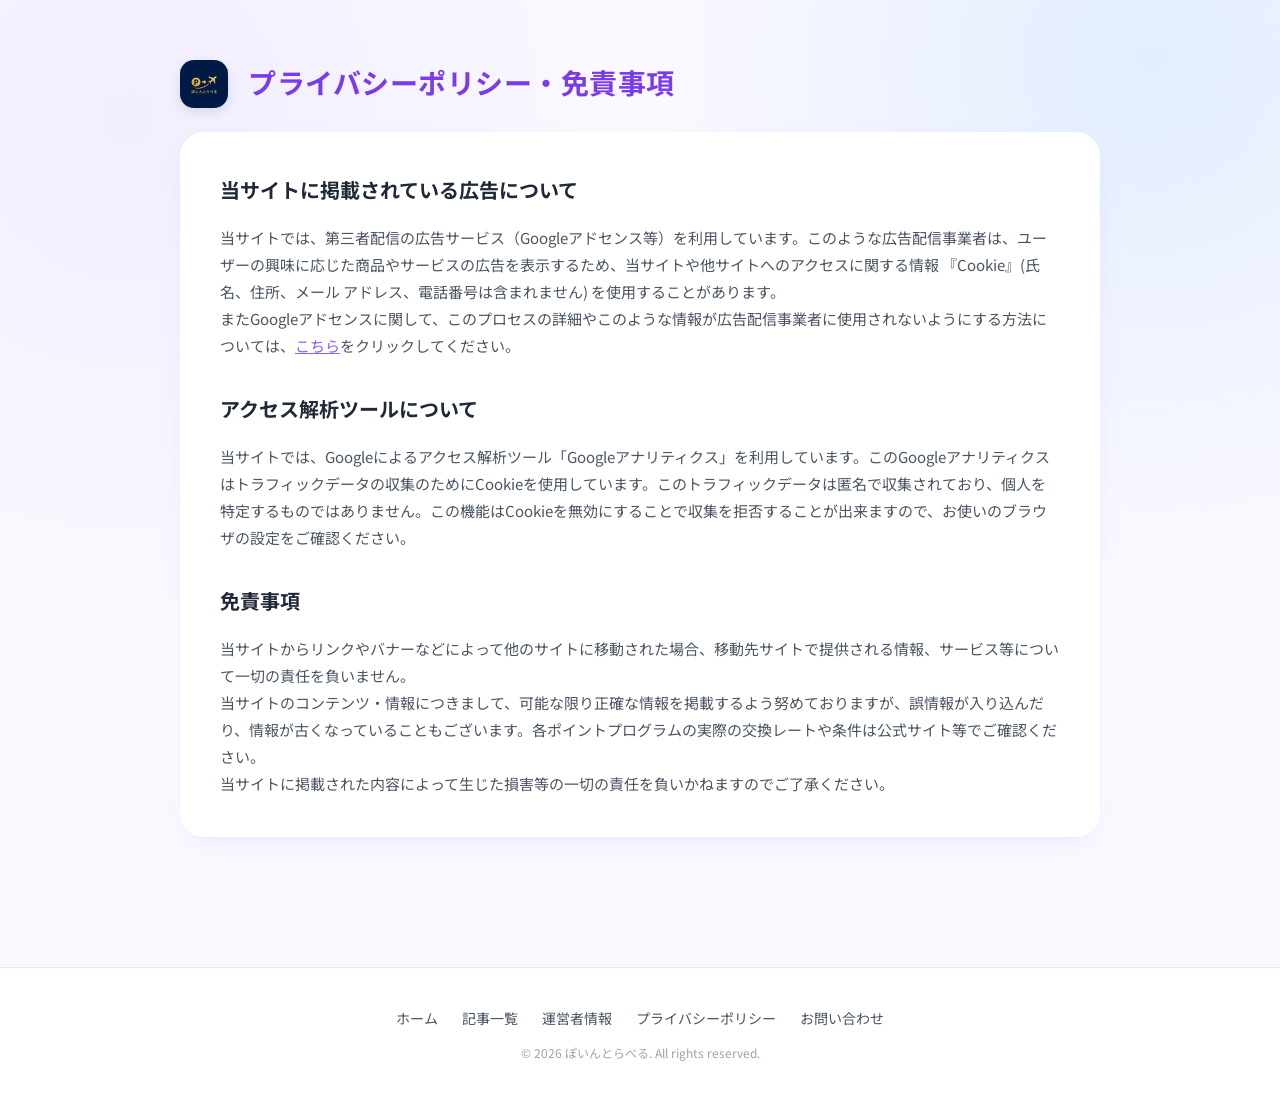
<file: privacy.html>
<!DOCTYPE html>
<html lang="ja">
<head>
    <meta charset="UTF-8">
    <meta name="viewport" content="width=device-width, initial-scale=1.0">
    <title>プライバシーポリシー | ぽいんとらべる</title>
    <link rel="preconnect" href="https://fonts.googleapis.com">
    <link rel="preconnect" href="https://fonts.gstatic.com" crossorigin>
    <link href="https://fonts.googleapis.com/css2?family=Noto+Sans+JP:wght@400;500;700&display=swap" rel="stylesheet">
    <link rel="stylesheet" href="styles.css">
    <link rel="icon" href="Banner_Icon/Big_Pointravel_Icon.png" type="image/png">
</head>
<body>
    <div class="background-effect"></div>
    <div class="container">
        <!-- Header Section -->
        <header class="page-header" style="margin-bottom: 24px;">
            <img src="Banner_Icon/Big_Pointravel_Icon.png" alt="icon" style="width: 48px; height: 48px; border-radius: 14px; box-shadow: 0 4px 12px rgba(0,0,0,0.1); object-fit: cover;">
            <div class="header-text">
                <h1>プライバシーポリシー・免責事項</h1>
            </div>
        </header>

        <div class="card content-card" style="line-height: 1.8;">
            <h2 style="font-size: 20px; font-weight: 700; margin-bottom: 16px; color: var(--text-primary);">当サイトに掲載されている広告について</h2>
            <p style="color: var(--text-secondary); font-size: 15px;">当サイトでは、第三者配信の広告サービス（Googleアドセンス等）を利用しています。このような広告配信事業者は、ユーザーの興味に応じた商品やサービスの広告を表示するため、当サイトや他サイトへのアクセスに関する情報 『Cookie』(氏名、住所、メール アドレス、電話番号は含まれません) を使用することがあります。<br>またGoogleアドセンスに関して、このプロセスの詳細やこのような情報が広告配信事業者に使用されないようにする方法については、<a href="https://policies.google.com/technologies/ads?gl=jp" target="_blank" rel="noopener noreferrer" style="color: var(--primary-color);">こちら</a>をクリックしてください。</p>
            
            <h2 style="font-size: 20px; font-weight: 700; margin-top: 32px; margin-bottom: 16px; color: var(--text-primary);">アクセス解析ツールについて</h2>
            <p style="color: var(--text-secondary); font-size: 15px;">当サイトでは、Googleによるアクセス解析ツール「Googleアナリティクス」を利用しています。このGoogleアナリティクスはトラフィックデータの収集のためにCookieを使用しています。このトラフィックデータは匿名で収集されており、個人を特定するものではありません。この機能はCookieを無効にすることで収集を拒否することが出来ますので、お使いのブラウザの設定をご確認ください。</p>

            <h2 style="font-size: 20px; font-weight: 700; margin-top: 32px; margin-bottom: 16px; color: var(--text-primary);">免責事項</h2>
            <p style="color: var(--text-secondary); font-size: 15px;">当サイトからリンクやバナーなどによって他のサイトに移動された場合、移動先サイトで提供される情報、サービス等について一切の責任を負いません。<br>当サイトのコンテンツ・情報につきまして、可能な限り正確な情報を掲載するよう努めておりますが、誤情報が入り込んだり、情報が古くなっていることもございます。各ポイントプログラムの実際の交換レートや条件は公式サイト等でご確認ください。<br>当サイトに掲載された内容によって生じた損害等の一切の責任を負いかねますのでご了承ください。</p>
        </div>
    </div>

    <!-- Site Footer -->
    <footer style="text-align: center; padding: 40px 20px; background-color: var(--bg-card); border-top: 1px solid #e5e7eb; margin-top: 40px;">
        <div style="display: flex; justify-content: center; gap: 24px; margin-bottom: 16px; flex-wrap: wrap;">
            <a href="index.html" style="color: var(--text-secondary); text-decoration: none; font-size: 14px;">ホーム</a>
            <a href="articles.html" style="color: var(--text-secondary); text-decoration: none; font-size: 14px;">記事一覧</a>
            <a href="profile.html" style="color: var(--text-secondary); text-decoration: none; font-size: 14px;">運営者情報</a>
            <a href="privacy.html" style="color: var(--text-secondary); text-decoration: none; font-size: 14px;">プライバシーポリシー</a>
            <a href="contact.html" style="color: var(--text-secondary); text-decoration: none; font-size: 14px;">お問い合わせ</a>
        </div>
        <p style="color: var(--text-tertiary); font-size: 12px;">&copy; 2026 ぽいんとらべる. All rights reserved.</p>
    </footer>
</body>
</html>
</file>
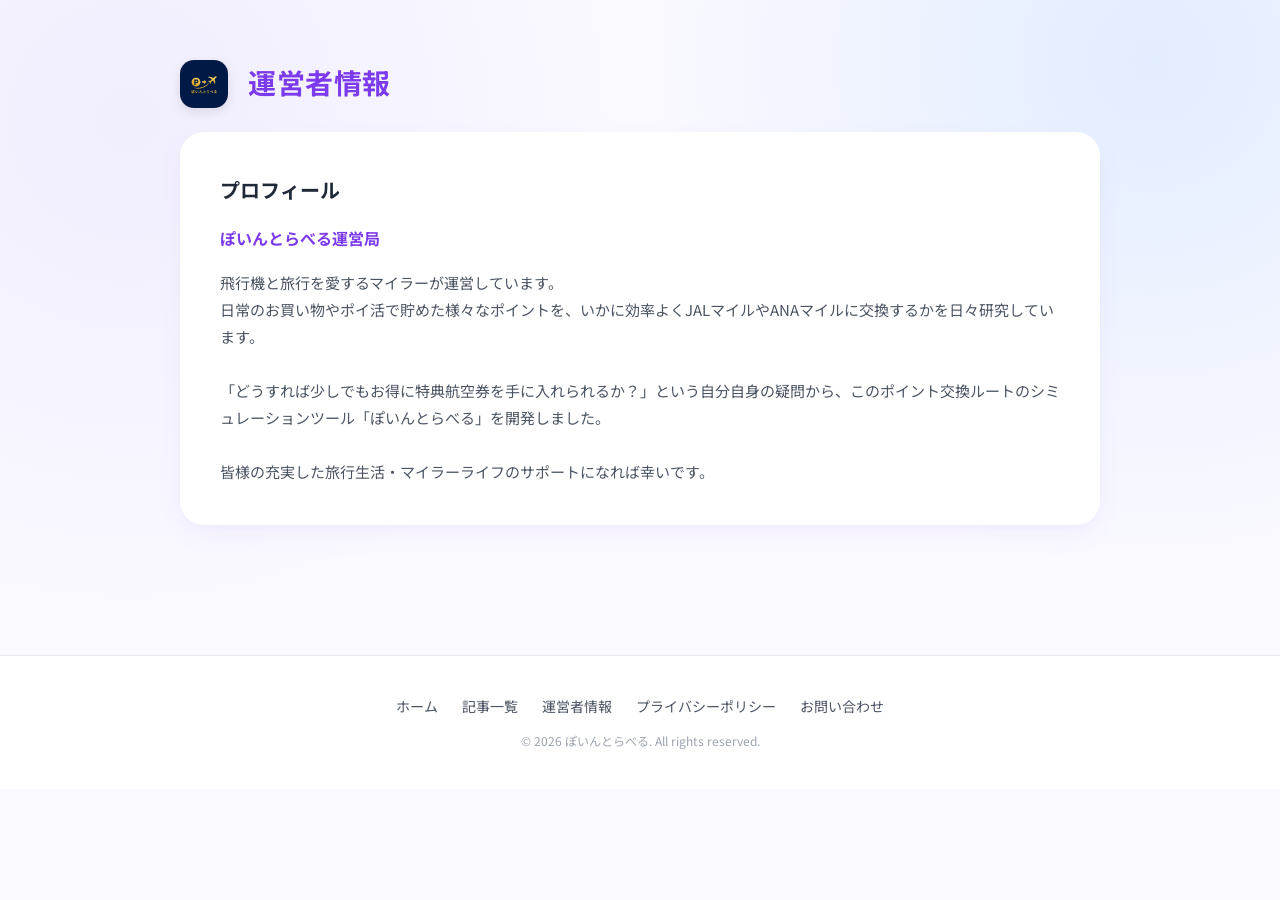
<file: profile.html>
<!DOCTYPE html>
<html lang="ja">
<head>
    <meta charset="UTF-8">
    <meta name="viewport" content="width=device-width, initial-scale=1.0">
    <title>運営者情報 | ぽいんとらべる</title>
    <link rel="preconnect" href="https://fonts.googleapis.com">
    <link rel="preconnect" href="https://fonts.gstatic.com" crossorigin>
    <link href="https://fonts.googleapis.com/css2?family=Noto+Sans+JP:wght@400;500;700&display=swap" rel="stylesheet">
    <link rel="stylesheet" href="styles.css">
    <link rel="icon" href="Banner_Icon/Big_Pointravel_Icon.png" type="image/png">
</head>
<body>
    <div class="background-effect"></div>
    <div class="container">
        <!-- Header Section -->
        <header class="page-header" style="margin-bottom: 24px;">
            <img src="Banner_Icon/Big_Pointravel_Icon.png" alt="icon" style="width: 48px; height: 48px; border-radius: 14px; box-shadow: 0 4px 12px rgba(0,0,0,0.1); object-fit: cover;">
            <div class="header-text">
                <h1>運営者情報</h1>
            </div>
        </header>

        <div class="card content-card" style="line-height: 1.8;">
            <h2 style="font-size: 20px; font-weight: 700; margin-bottom: 16px; color: var(--text-primary);">プロフィール</h2>
            <p style="font-weight: bold; color: var(--primary-color-dark); font-size: 16px;">ぽいんとらべる運営局</p>
            <p style="margin-top: 16px; color: var(--text-secondary); font-size: 15px;">
                飛行機と旅行を愛するマイラーが運営しています。<br>
                日常のお買い物やポイ活で貯めた様々なポイントを、いかに効率よくJALマイルやANAマイルに交換するかを日々研究しています。<br><br>
                「どうすれば少しでもお得に特典航空券を手に入れられるか？」という自分自身の疑問から、このポイント交換ルートのシミュレーションツール「ぽいんとらべる」を開発しました。<br><br>
                皆様の充実した旅行生活・マイラーライフのサポートになれば幸いです。
            </p>
        </div>
    </div>

    <!-- Site Footer -->
    <footer style="text-align: center; padding: 40px 20px; background-color: var(--bg-card); border-top: 1px solid #e5e7eb; margin-top: 40px;">
        <div style="display: flex; justify-content: center; gap: 24px; margin-bottom: 16px; flex-wrap: wrap;">
            <a href="index.html" style="color: var(--text-secondary); text-decoration: none; font-size: 14px;">ホーム</a>
            <a href="articles.html" style="color: var(--text-secondary); text-decoration: none; font-size: 14px;">記事一覧</a>
            <a href="profile.html" style="color: var(--text-secondary); text-decoration: none; font-size: 14px;">運営者情報</a>
            <a href="privacy.html" style="color: var(--text-secondary); text-decoration: none; font-size: 14px;">プライバシーポリシー</a>
            <a href="contact.html" style="color: var(--text-secondary); text-decoration: none; font-size: 14px;">お問い合わせ</a>
        </div>
        <p style="color: var(--text-tertiary); font-size: 12px;">&copy; 2026 ぽいんとらべる. All rights reserved.</p>
    </footer>
</body>
</html>
</file>
<file: styles.css>
/* CSS Variables for unifying colors and theming */
:root {
    --primary-color: #8b5cf6;
    /* Vibrant Purple */
    --primary-color-dark: #7c3aed;
    --primary-light: #ede9fe;

    --departure-color: #a855f7;
    /* Purple border for Departure */
    --arrival-color: #06b6d4;
    /* Cyan border for Arrival */

    --text-primary: #1f2937;
    --text-secondary: #4b5563;
    --text-tertiary: #9ca3af;

    --bg-page: #faf9ff;
    /* Soft pastel background */
    --bg-card: #ffffff;

    --shadow-sm: 0 4px 6px -1px rgba(0, 0, 0, 0.05);
    --shadow-md: 0 10px 30px -5px rgba(139, 92, 246, 0.08), 0 4px 6px -2px rgba(139, 92, 246, 0.04);
}

* {
    box-sizing: border-box;
    margin: 0;
    padding: 0;
}

body {
    font-family: 'Noto Sans JP', sans-serif;
    background-color: var(--bg-page);
    color: var(--text-primary);
    -webkit-font-smoothing: antialiased;
    position: relative;
    min-height: 100vh;
}

/* Background gradient blobs to make it premium */
.background-effect {
    position: absolute;
    top: 0;
    left: 0;
    width: 100%;
    height: 600px;
    background: radial-gradient(circle at 10% 20%, rgba(237, 233, 254, 0.7) 0%, transparent 40%),
        radial-gradient(circle at 90% 10%, rgba(191, 219, 254, 0.4) 0%, transparent 40%);
    pointer-events: none;
    z-index: -1;
}

.container {
    max-width: 960px;
    margin: 0 auto;
    padding: 60px 20px;
}

/* Header Section */
.page-header {
    display: flex;
    align-items: center;
    gap: 20px;
    margin-bottom: 40px;
}

.header-icon {
    width: 48px;
    height: 48px;
    background: linear-gradient(135deg, var(--primary-color), var(--primary-color-dark));
    border-radius: 14px;
    display: flex;
    align-items: center;
    justify-content: center;
    box-shadow: 0 4px 12px rgba(139, 92, 246, 0.3);
}

.header-text h1 {
    font-size: 28px;
    font-weight: 700;
    color: var(--primary-color-dark);
    margin-bottom: 4px;
    letter-spacing: 0.5px;
}

.header-text p {
    font-size: 14px;
    color: var(--text-secondary);
}

/* Base Card Styling */
.card {
    background-color: var(--bg-card);
    border-radius: 24px;
    padding: 40px;
    box-shadow: var(--shadow-md);
    margin-bottom: 30px;
    transition: transform 0.3s cubic-bezier(0.4, 0, 0.2, 1), box-shadow 0.3s cubic-bezier(0.4, 0, 0.2, 1);
    animation: slideUpFade 0.6s cubic-bezier(0.16, 1, 0.3, 1) both;
}

.card:nth-child(2) {
    animation-delay: 0.1s;
}

.card:nth-child(3) {
    animation-delay: 0.2s;
}

.card:hover {
    transform: translateY(-4px);
    box-shadow: 0 20px 40px -5px rgba(139, 92, 246, 0.12), 0 8px 10px -2px rgba(139, 92, 246, 0.08);
}

@keyframes slideUpFade {
    0% {
        opacity: 0;
        transform: translateY(20px);
    }

    100% {
        opacity: 1;
        transform: translateY(0);
    }
}

/* Input Card */
.input-card .card-header {
    display: flex;
    align-items: center;
    gap: 12px;
    margin-bottom: 24px;
}

.icon-square {
    width: 32px;
    height: 32px;
    background: linear-gradient(135deg, var(--primary-color), #a855f7);
    border-radius: 8px;
    display: flex;
    align-items: center;
    justify-content: center;
}

.input-card h2 {
    font-size: 20px;
    font-weight: 700;
    color: var(--text-primary);
}

.input-row {
    display: flex;
    gap: 24px;
}

.input-group {
    flex: 1;
    display: flex;
    flex-direction: column;
    gap: 8px;
}

.input-group label {
    font-size: 14px;
    font-weight: 500;
    color: var(--text-secondary);
}

.input-group .optional {
    font-size: 12px;
    color: var(--text-tertiary);
    font-weight: 400;
    margin-left: 4px;
}

/* Select Styling */
.select-wrapper {
    position: relative;
    width: 100%;
    border-radius: 8px;
    background-color: #fafafa;
    transition: all 0.2s ease;
}

.select-wrapper select {
    width: 100%;
    appearance: none;
    background: transparent;
    border: 1px solid #e5e7eb;
    border-radius: 8px;
    padding: 16px 20px;
    font-size: 16px;
    font-family: inherit;
    color: var(--text-primary);
    cursor: pointer;
    outline: none;
    transition: all 0.2s ease;
}

.select-wrapper .chevron {
    position: absolute;
    right: 16px;
    top: 50%;
    transform: translateY(-50%);
    color: var(--text-tertiary);
    pointer-events: none;
}

/* Contextual Borders for Selects */
.departure-select {
    margin-bottom: 12px;
}

.departure-select:last-child {
    margin-bottom: 0;
}

.departure-select select {
    border-color: rgba(168, 85, 247, 0.4);
    background-color: rgba(168, 85, 247, 0.02);
}

.departure-select select:hover,
.departure-select select:focus {
    border-color: var(--departure-color);
    box-shadow: 0 0 0 3px rgba(168, 85, 247, 0.1);
}

.arrival-select select {
    border-color: rgba(6, 182, 212, 0.4);
    background-color: rgba(6, 182, 212, 0.02);
}

.arrival-select select:hover,
.arrival-select select:focus {
    border-color: var(--arrival-color);
    box-shadow: 0 0 0 3px rgba(6, 182, 212, 0.1);
}

/* Empty State Card */
.empty-state-card {
    display: flex;
    flex-direction: column;
    align-items: center;
    justify-content: center;
    padding: 60px 40px;
    text-align: center;
}

.icon-circle-large {
    width: 80px;
    height: 80px;
    background-color: var(--primary-light);
    color: var(--primary-color);
    border-radius: 50%;
    display: flex;
    align-items: center;
    justify-content: center;
    margin-bottom: 24px;
}

.empty-state-card h3 {
    font-size: 20px;
    font-weight: 700;
    margin-bottom: 12px;
}

.empty-state-card p {
    font-size: 14px;
    color: var(--text-secondary);
    line-height: 1.6;
    max-width: 500px;
}

/* Responsive */
@media (max-width: 768px) {
    .input-row {
        flex-direction: column;
        gap: 20px;
    }

    .card {
        padding: 24px;
    }

    .page-header {
        flex-direction: column;
        align-items: flex-start;
        gap: 16px;
    }
}

/* Results Card */
.results-card {
    display: none;
    animation: slideUpFade 0.4s cubic-bezier(0.16, 1, 0.3, 1) both;
}

.results-card h2 {
    font-size: 20px;
    font-weight: 700;
    margin-bottom: 24px;
}

.results-container {
    display: grid;
    gap: 16px;
}

.route-card {
    background: #fdfcff;
    border: 1px solid #e5e7eb;
    border-radius: 16px;
    padding: 24px;
    transition: all 0.2s ease;
}

.route-card:hover {
    border-color: rgba(139, 92, 246, 0.3);
    background: white;
    box-shadow: 0 4px 12px rgba(0, 0, 0, 0.03);
}

.route-header {
    display: flex;
    align-items: center;
    gap: 12px;
    margin-bottom: 16px;
    font-weight: 700;
    font-size: 18px;
    color: var(--primary-color-dark);
}

.route-arrow {
    color: var(--text-tertiary);
}

.route-point {
    padding: 6px 12px;
    border-radius: 8px;
    background: var(--primary-light);
    color: var(--primary-color-dark);
}

.route-details {
    display: grid;
    gap: 12px;
}

.route-detail-item {
    display: flex;
    font-size: 14px;
    line-height: 1.5;
}

.route-detail-item .label {
    color: var(--text-secondary);
    font-weight: 500;
    width: 100px;
    flex-shrink: 0;
}

.route-detail-item .value {
    color: var(--text-primary);
}

.route-detail-item.notes {
    margin-top: 8px;
    padding-top: 12px;
    border-top: 1px dashed #e5e7eb;
}

.no-results {
    padding: 24px;
    text-align: center;
    color: var(--text-secondary);
    background: #f9fafb;
    border-radius: 12px;
}

/* Affiliate Ad Placeholder */
.ad-placeholder {
    width: 100%;
    background-color: #f3f4f6;
    border: 2px dashed #d1d5db;
    border-radius: 16px;
    padding: 30px 20px;
    display: flex;
    flex-direction: column;
    align-items: center;
    justify-content: center;
    margin-bottom: 30px;
    color: var(--text-tertiary);
    text-align: center;
    transition: all 0.2s ease;
}

.ad-placeholder:hover {
    background-color: #f9fafb;
    border-color: var(--primary-color);
    color: var(--primary-color-dark);
}

.ad-placeholder p {
    font-size: 14px;
    font-weight: 700;
    margin-bottom: 8px;
}

.ad-placeholder span {
    font-size: 12px;
}
</file>
